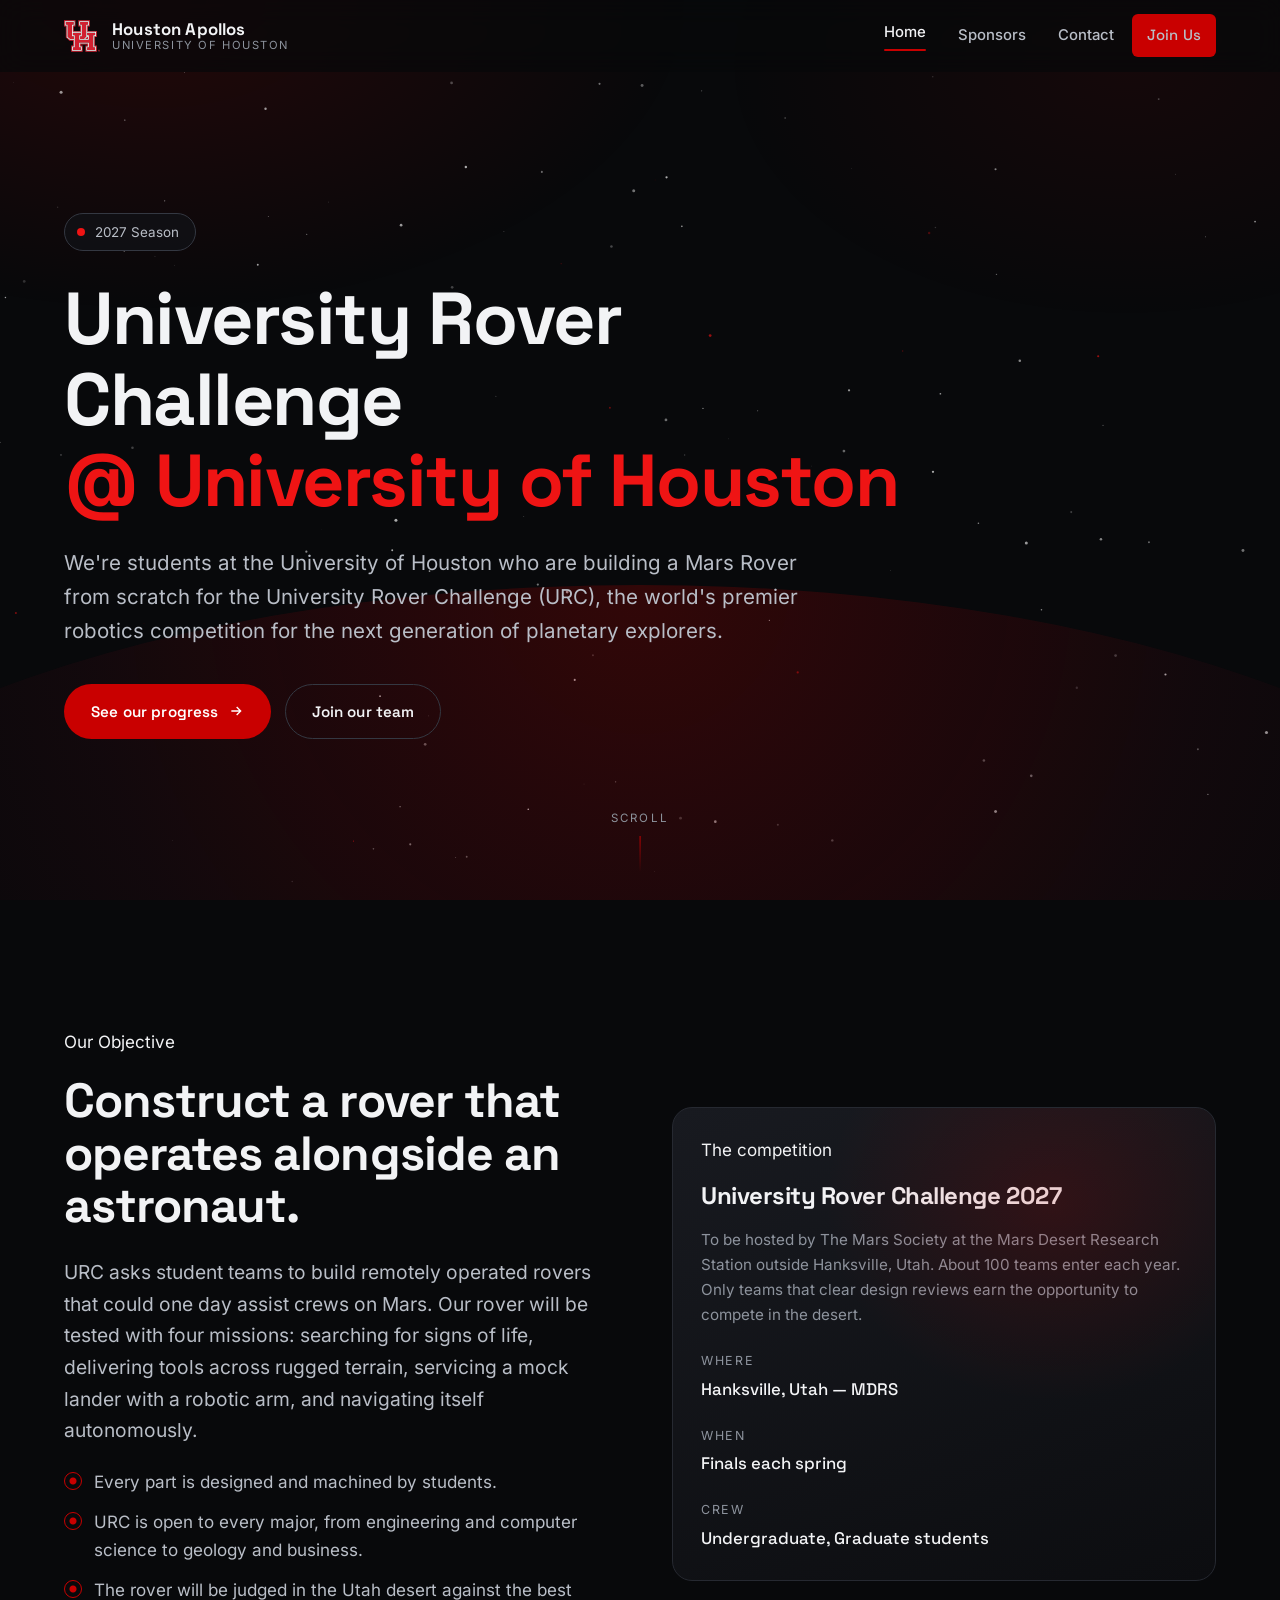
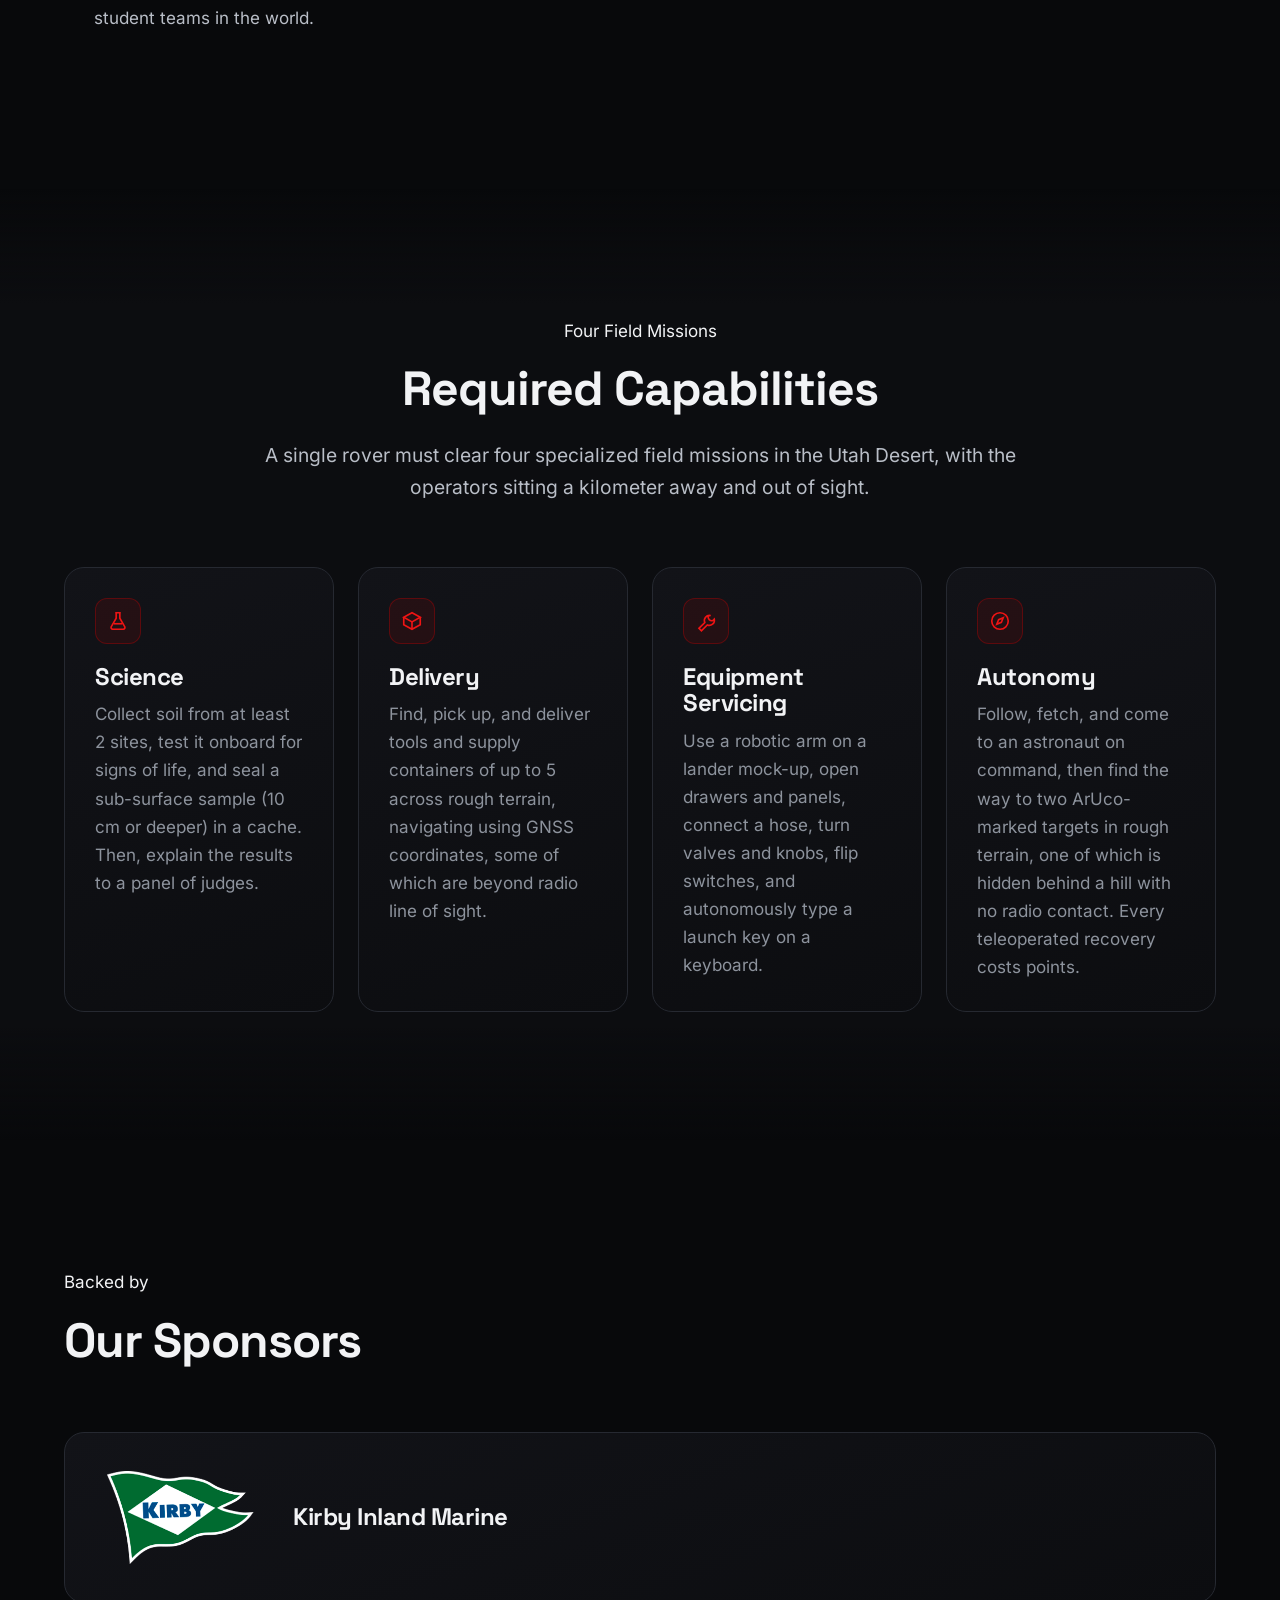
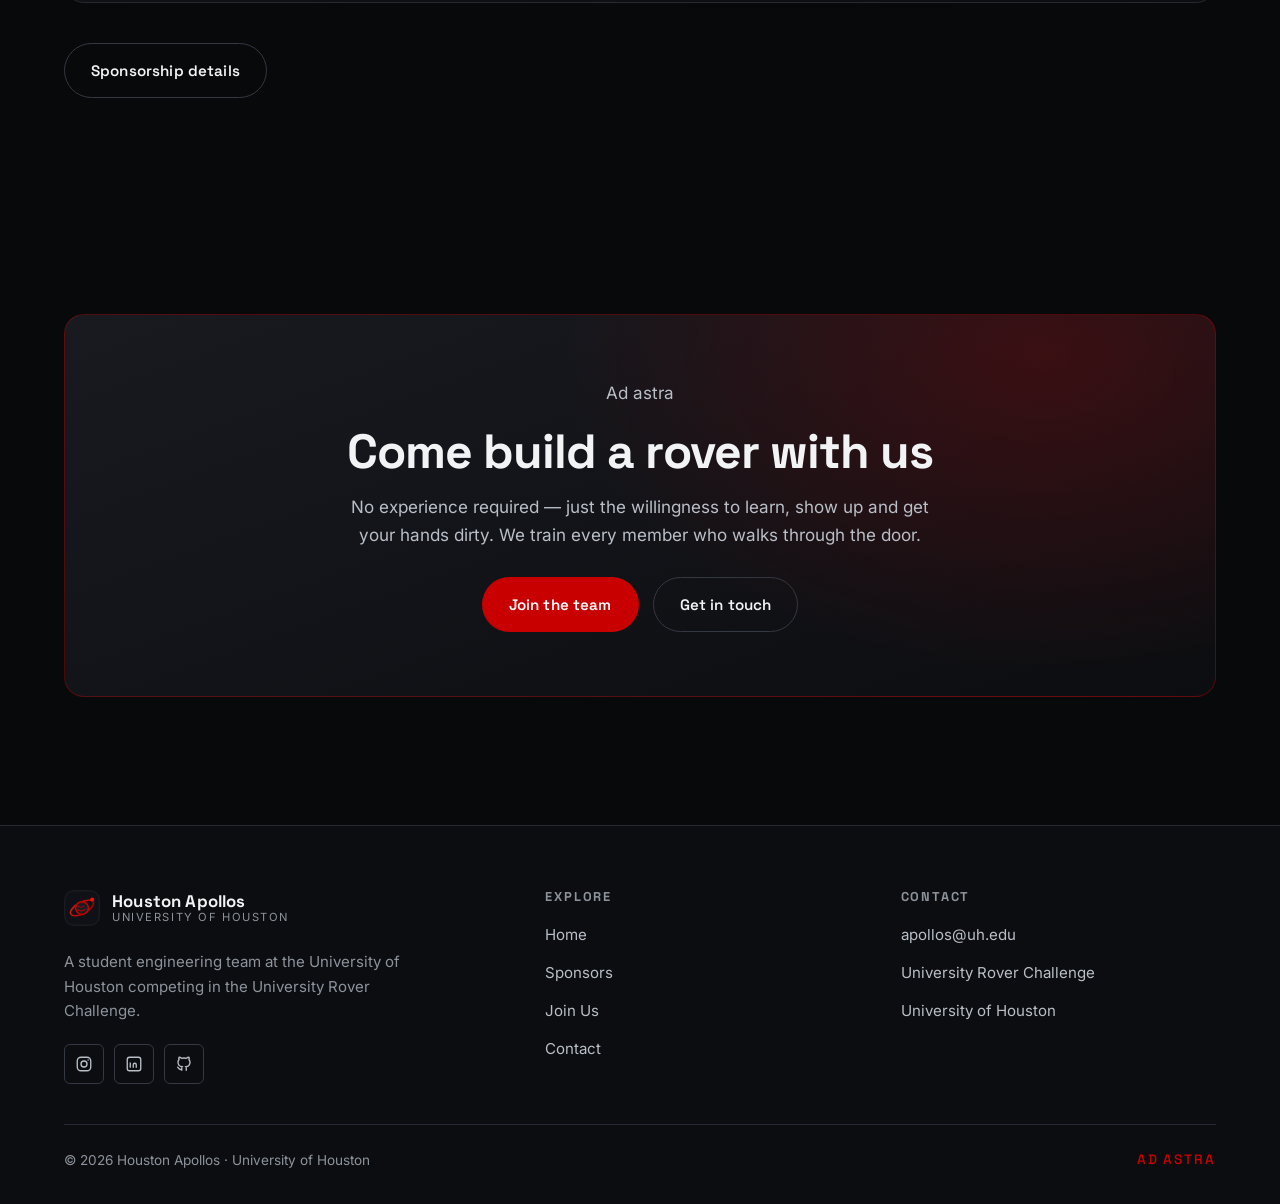
<file: index.html>
<!doctype html>
<html lang="en">
<head>
<meta charset="utf-8">
<meta name="viewport" content="width=device-width, initial-scale=1">
<title>Houston Apollos — University of Houston Mars rover team</title>
<meta name="description" content="The University of Houston's student team building a Mars rover for the University Rover Challenge.">
<meta name="theme-color" content="#08090b">
<link rel="icon" href="assets/img/uh_red.svg" type="image/svg+xml">

<!-- Social preview. EDIT: make og:image absolute once you have a domain. -->
<meta property="og:type" content="website">
<meta property="og:site_name" content="Houston Apollos">
<meta property="og:title" content="Houston Apollos — URC">
<meta property="og:description" content="The University of Houston's student team building a Mars rover for the University Rover Challenge.">
<meta property="og:image" content="assets/img/social-card.png">
<meta property="og:image:width" content="1200">
<meta property="og:image:height" content="630">
<meta name="twitter:card" content="summary_large_image">

<link rel="preload" href="assets/fonts/inter-latin.woff2" as="font" type="font/woff2" crossorigin>
<link rel="preload" href="assets/fonts/space-grotesk-latin.woff2" as="font" type="font/woff2" crossorigin>
<link rel="stylesheet" href="assets/fonts/fonts.css">
<link rel="stylesheet" href="assets/css/style.css">
</head>
<body>
<a class="skip-link" href="#main">Skip to content</a>

<!-- ============ HEADER (keep this block in sync across all pages) ============ -->
<header class="site-header">
  <div class="container">
    <a class="brand" href="index.html">
      <img class="brand__mark" src="assets/img/uh_red.svg" alt="" width="36" height="36">
      <span class="brand__text">
        <span class="brand__name">Houston Apollos</span>
        <span class="brand__sub">University of Houston</span>
      </span>
    </a>
    <button class="nav-toggle" type="button" aria-expanded="false" aria-controls="primary-nav" aria-label="Open menu">
      <span></span>
    </button>
    <nav class="nav" id="primary-nav" aria-label="Primary">
      <a href="index.html" aria-current="page">Home</a>
      <a href="sponsors.html">Sponsors</a>
      <a href="contact.html">Contact</a>
      <a class="btn btn--sm header-cta" href="join.html">Join Us</a>
    </nav>
  </div>
</header>

<main id="main">

  <!-- ============ HERO ============ -->
  <section class="hero">
    <canvas class="hero__stars" aria-hidden="true"></canvas>
    <div class="container">
      <div class="hero__inner">
        <p class="hero__status">
          <span class="pulse" aria-hidden="true"></span>
          <!-- EDIT: current season status -->
          2027 Season
        </p>
        <h1>
          University Rover Challenge
          <span class="accent">@ University of Houston</span>
        </h1>
        <p class="hero__lead">
          We're students at the University of Houston who are building a 
          Mars Rover from scratch for the University Rover Challenge (URC), the world's premier 
          robotics competition for the next generation of planetary explorers.
        </p>
        <div class="btn-row">
          <a class="btn" href="rover.html">
            See our progress
            <svg width="16" height="16" viewBox="0 0 24 24" fill="none" stroke="currentColor" stroke-width="2" aria-hidden="true"><path d="M5 12h14M13 6l6 6-6 6"/></svg>
          </a>
          <a class="btn btn--ghost" href="join.html">Join our team</a>
        </div>
      </div>
    </div>
    <a class="hero__scroll" href="#mission">
      <span>Scroll</span>
      <span class="line" aria-hidden="true"></span>
    </a>
  </section>

  <!-- ============ MISSION ============ -->
  <section class="section" id="mission">
    <div class="container">
      <div class="split">
        <div class="reveal">
          <p class="eyebrow">Our Objective</p>
          <h2>Construct a rover that operates alongside an astronaut.</h2>
          <p class="lead">
            URC asks student teams to build remotely operated rovers that could one day 
            assist crews on Mars. Our rover will be tested with four missions: searching
            for signs of life, delivering tools across rugged terrain, servicing a mock lander
            with a robotic arm, and navigating itself autonomously.
          </p>
          <ul class="checklist">
            <li>Every part is designed and machined by students.</li>
            <li>URC is open to every major, from engineering and computer science to geology and business.</li>
            <li>The rover will be judged in the Utah desert against the best student teams in the world.</li>
          </a>
        </div>

        <div class="split__media reveal" data-delay="1">
          <p class="eyebrow">The competition</p>
          <h3 style="margin-bottom:18px">University Rover Challenge 2027</h3>
          <p class="muted" style="font-size:.95rem">
            To be hosted by The Mars Society at the Mars Desert Research Station outside
            Hanksville, Utah. About 100 teams enter each year. Only teams that
            clear design reviews earn the opportunity to compete in the desert.
          </p>
          <dl class="contact-list" style="margin-top:24px">
            <div>
              <dt class="label">Where</dt>
              <dd class="value" style="margin:0">Hanksville, Utah &mdash; MDRS</dd>
            </div>
            <div>
              <dt class="label">When</dt>
              <dd class="value" style="margin:0">Finals each spring</dd>
            </div>
            <div>
              <dt class="label">Crew</dt>
              <dd class="value" style="margin:0">Undergraduate, Graduate students</dd>
            </div>
          </dl>
        </div>
      </div>
    </div>
  </section>

  <!-- ============ THE FOUR MISSIONS ============ -->
  <section class="section section--alt" id="missions">
    <div class="container">
      <div class="section-head section-head--center">
        <p class="eyebrow">Four Field Missions</p>
        <h2>Required Capabilities</h2>
        <p class="lead" style="margin-inline:auto">
          A single rover must clear four specialized field missions in the Utah
          Desert, with the operators sitting a kilometer away and out of sight.
        </p>
      </div>

      <div class="grid grid--4">
        <article class="card reveal">
          <div class="card__icon" aria-hidden="true">
            <svg viewBox="0 0 24 24" fill="none" stroke="currentColor" stroke-width="1.8"><path d="M9 3h6M10 3v6l-5.5 9.5A2 2 0 0 0 6.2 21h11.6a2 2 0 0 0 1.7-2.5L14 9V3"/><path d="M7.5 15h9"/></svg>
          </div>
          <h3>Science</h3>
          <p class="muted">
            Collect soil from at least 2 sites, test it onboard for signs of life,
            and seal a sub-surface sample (10 cm or deeper) in a cache. Then, explain
            the results to a panel of judges.
          </p>
        </article>

        <article class="card reveal" data-delay="1">
          <div class="card__icon" aria-hidden="true">
            <svg viewBox="0 0 24 24" fill="none" stroke="currentColor" stroke-width="1.8"><path d="M21 8l-9-5-9 5 9 5 9-5z"/><path d="M3 8v8l9 5 9-5V8"/><path d="M12 13v8"/></svg>
          </div>
          <h3>Delivery</h3>
          <p class="muted">
            Find, pick up, and deliver tools and supply containers of up to 5
            across rough terrain, navigating using GNSS coordinates, some of which are
            beyond radio line of sight.
          </p>
        </article>

        <article class="card reveal" data-delay="2">
          <div class="card__icon" aria-hidden="true">
            <svg viewBox="0 0 24 24" fill="none" stroke="currentColor" stroke-width="1.8"><path d="M14.5 6.5a4 4 0 0 0 5 5L21 10a5.5 5.5 0 0 1-7.6 6.3L7 22.7 4.3 20l6.4-6.4A5.5 5.5 0 0 1 17 6l-2.5.5z"/></svg>
          </div>
          <h3>Equipment Servicing</h3>
          <p class="muted">
            Use a robotic arm on a lander mock-up, open drawers and panels, connect a hose,
            turn valves and knobs, flip switches, and autonomously type a launch key on
            a keyboard.
          </p>
        </article>

        <article class="card reveal" data-delay="3">
          <div class="card__icon" aria-hidden="true">
            <svg viewBox="0 0 24 24" fill="none" stroke="currentColor" stroke-width="1.8"><circle cx="12" cy="12" r="9"/><path d="M15.5 8.5l-2 5-5 2 2-5 5-2z"/></svg>
          </div>
          <h3>Autonomy</h3>
          <p class="muted">
            Follow, fetch, and come to an astronaut on command, then find the way to two ArUco-marked
            targets in rough terrain, one of which is hidden behind a hill with no radio contact. 
            Every teleoperated recovery costs points.
          </p>
        </article>
      </div>
    </div>
  </section>

  <!-- ============ SPONSORS ============ -->
  <section class="section" id="sponsors">
    <div class="container">
      <div class="section-head">
        <p class="eyebrow">Backed by</p>
        <h2>Our Sponsors</h2>
      </div>

      <div class="sponsor-wall">
        <article class="sponsor reveal">
          <a class="sponsor__logo" href="https://www.kirbycorp.com/" rel="noopener">
            <!-- EDIT: confirm the URL Kirby would like their logo to link to. -->
            <img src="assets/img/sponsors/kirby-inland-marine.png" alt="Kirby Inland Marine"
                 width="292" height="184" loading="lazy">
          </a>
          <div class="sponsor__body">
            <h3>Kirby Inland Marine</h3>
          </div>
        </article>
      </div>

      <div class="btn-row" style="margin-top:40px">
        <a class="btn btn--ghost" href="sponsors.html">Sponsorship details</a>
      </div>
    </div>
  </section>

  <!-- ============ CTA ============ -->
  <section class="section section--tight">
    <div class="container">
      <div class="cta-band reveal">
        <p class="eyebrow" style="justify-content:center">Ad astra</p>
        <h2>Come build a rover with us</h2>
        <p>
          No experience required &mdash; just the willingness to learn, show up and get your
          hands dirty. We train every member who walks through the door.
        </p>
        <div class="btn-row">
          <a class="btn" href="join.html">Join the team</a>
          <a class="btn btn--ghost" href="contact.html">Get in touch</a>
        </div>
      </div>
    </div>
  </section>

</main>

<!-- ============ FOOTER (keep this block in sync across all pages) ============ -->
<footer class="site-footer">
  <div class="container">
    <div class="footer-grid">
      <div class="footer-about">
        <a class="brand" href="index.html">
          <img class="brand__mark" src="assets/img/logo.svg" alt="" width="36" height="36">
          <span class="brand__text">
            <span class="brand__name">Houston Apollos</span>
            <span class="brand__sub">University of Houston</span>
          </span>
        </a>
        <p>
          A student engineering team at the University of Houston competing in the
          University Rover Challenge.
        </p>
        <!-- EDIT: point these at your real accounts, or delete the ones you don't use. -->
        <div class="socials">
          <a href="#" aria-label="Instagram">
            <svg viewBox="0 0 24 24" fill="none" stroke="currentColor" stroke-width="1.8"><rect x="3" y="3" width="18" height="18" rx="5"/><circle cx="12" cy="12" r="4"/><circle cx="17.5" cy="6.5" r="1" fill="currentColor" stroke="none"/></svg>
          </a>
          <a href="#" aria-label="LinkedIn">
            <svg viewBox="0 0 24 24" fill="none" stroke="currentColor" stroke-width="1.8"><rect x="3" y="3" width="18" height="18" rx="3"/><path d="M7 10v7M7 7v.01M11 17v-4a2 2 0 0 1 4 0v4"/></svg>
          </a>
          <a href="#" aria-label="GitHub">
            <svg viewBox="0 0 24 24" fill="none" stroke="currentColor" stroke-width="1.8"><path d="M9 19c-4 1.5-4-2.5-6-3m12 5v-3.5c0-1 .1-1.4-.5-2 2.8-.3 5.5-1.4 5.5-6a4.6 4.6 0 0 0-1.3-3.2 4.2 4.2 0 0 0-.1-3.2s-1.1-.3-3.5 1.3a12 12 0 0 0-6.2 0C6.5 2.8 5.4 3.1 5.4 3.1a4.2 4.2 0 0 0-.1 3.2A4.6 4.6 0 0 0 4 9.5c0 4.6 2.7 5.7 5.5 6-.6.6-.6 1.2-.5 2V21"/></svg>
          </a>
        </div>
      </div>

      <div>
        <h4>Explore</h4>
        <ul class="footer-links">
          <li><a href="index.html">Home</a></li>
          <li><a href="sponsors.html">Sponsors</a></li>
          <li><a href="join.html">Join Us</a></li>
          <li><a href="contact.html">Contact</a></li>
        </ul>
      </div>

      <div>
        <h4>Contact</h4>
        <ul class="footer-links">
          <!-- EDIT: real email address -->
          <li><a href="mailto:apollos@uh.edu">apollos@uh.edu</a></li>
          <li><a href="https://urc.marssociety.org/" rel="noopener">University Rover Challenge</a></li>
          <li><a href="https://www.uh.edu/" rel="noopener">University of Houston</a></li>
        </ul>
      </div>
    </div>

    <div class="footer-bottom">
      <span>&copy; <span data-year>2026</span> Houston Apollos &middot; University of Houston</span>
      <span class="motto">Ad astra</span>
    </div>
  </div>
</footer>

<script src="assets/js/main.js" defer></script>
</body>
</html>
</file>
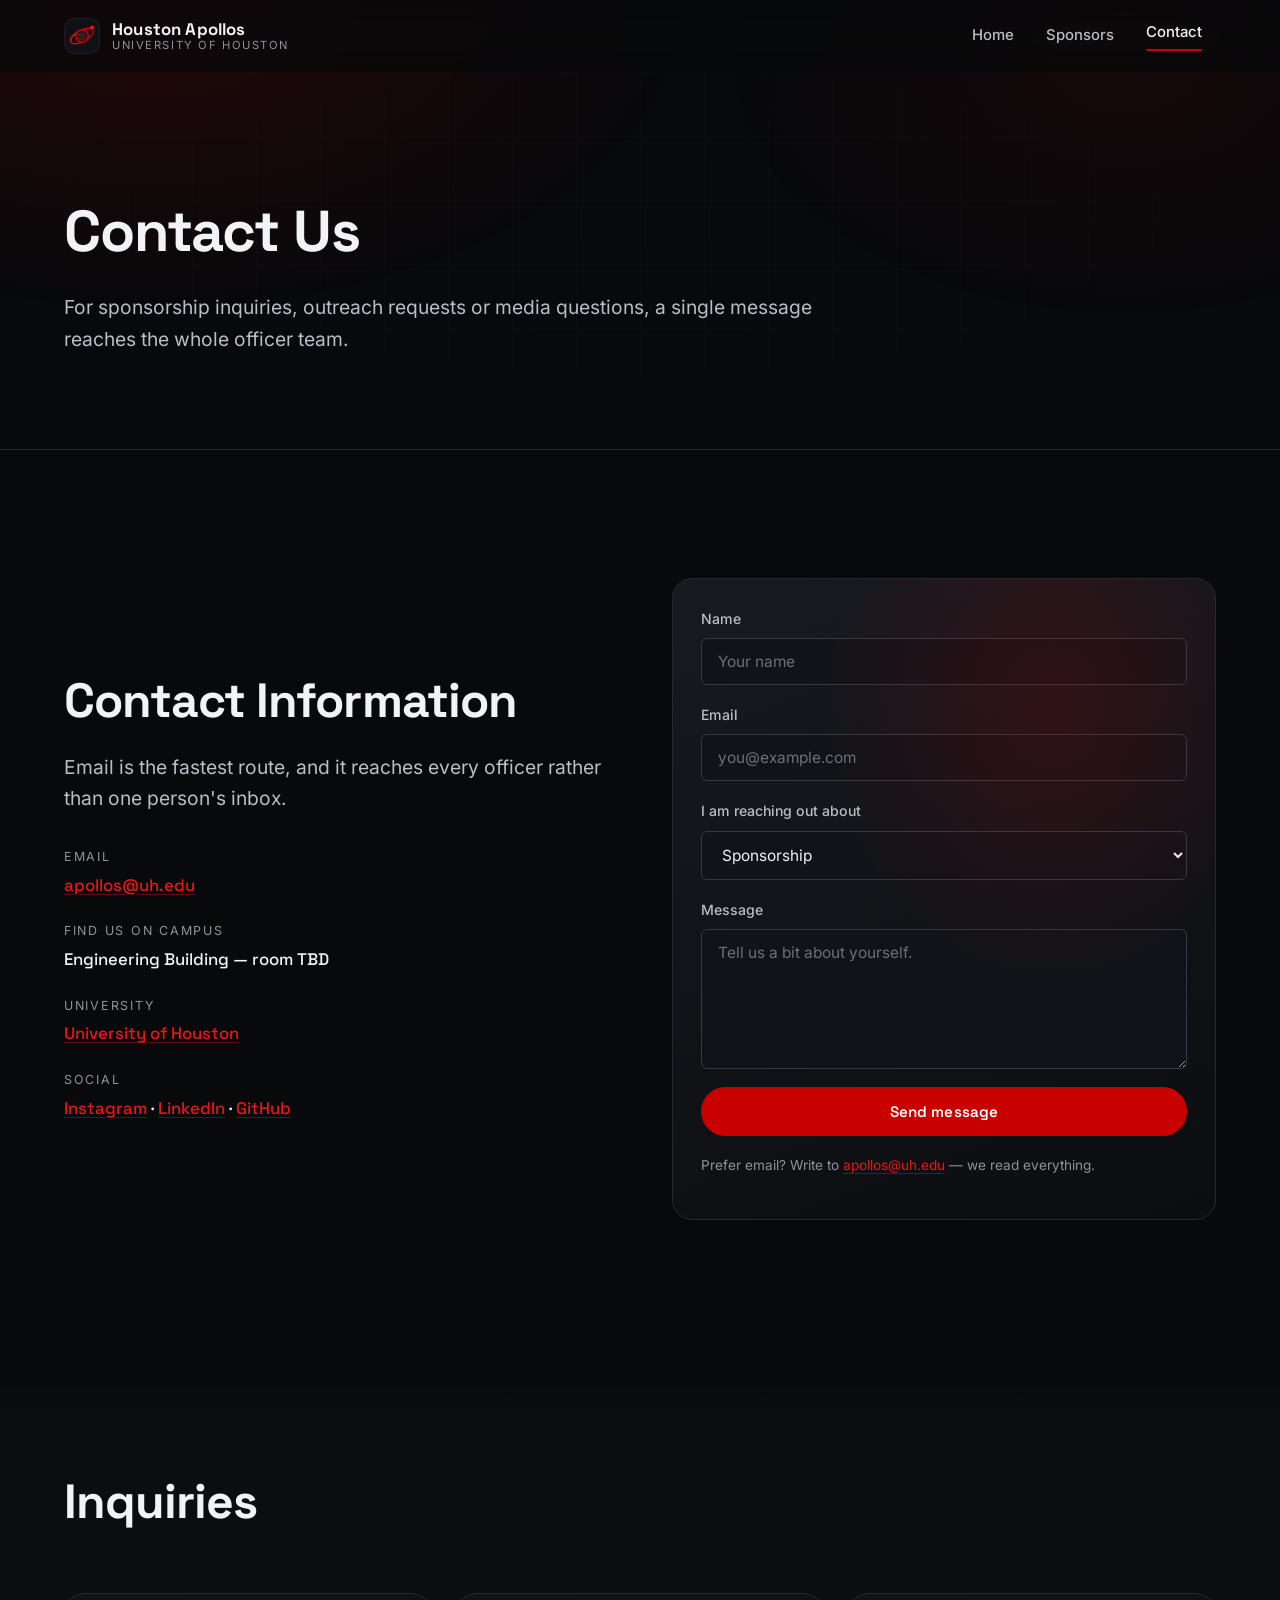
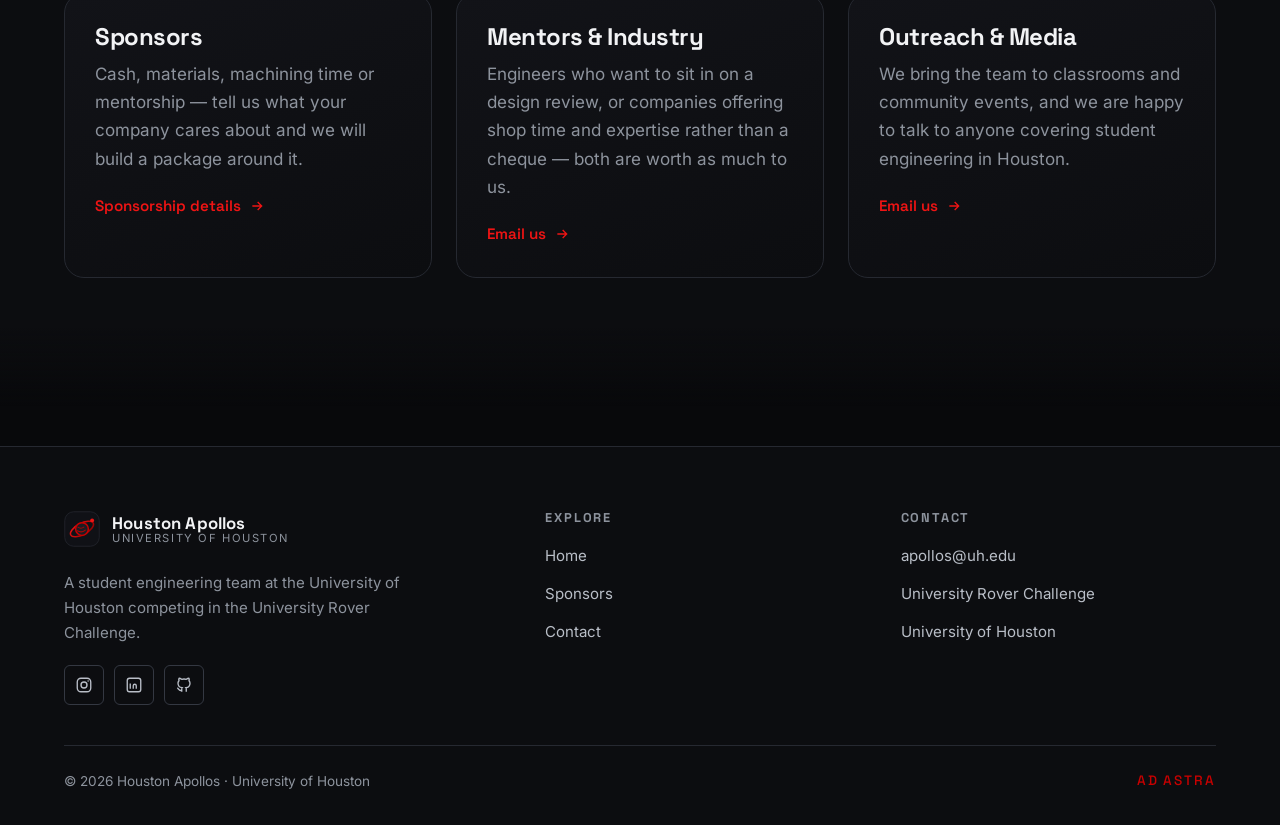
<file: contact.html>
<!doctype html>
<html lang="en">
<head>
<meta charset="utf-8">
<meta name="viewport" content="width=device-width, initial-scale=1">
<title>Contact — Houston Apollos</title>
<meta name="description" content="Get in touch with the Houston Apollos, the University of Houston Mars rover team — for students, sponsors and outreach.">
<meta name="theme-color" content="#08090b">
<link rel="icon" href="assets/img/favicon.svg" type="image/svg+xml">

<!-- Social preview. EDIT: make og:image absolute once you have a domain. -->
<meta property="og:type" content="website">
<meta property="og:site_name" content="Houston Apollos">
<meta property="og:title" content="Houston Apollos — University of Houston Mars rover team">
<meta property="og:description" content="Get in touch with the Houston Apollos, the University of Houston Mars rover team — for students, sponsors and outreach.">
<meta property="og:image" content="assets/img/social-card.png">
<meta property="og:image:width" content="1200">
<meta property="og:image:height" content="630">
<meta name="twitter:card" content="summary_large_image">

<link rel="preload" href="assets/fonts/inter-latin.woff2" as="font" type="font/woff2" crossorigin>
<link rel="preload" href="assets/fonts/space-grotesk-latin.woff2" as="font" type="font/woff2" crossorigin>
<link rel="stylesheet" href="assets/fonts/fonts.css">
<link rel="stylesheet" href="assets/css/style.css">
</head>
<body>
<a class="skip-link" href="#main">Skip to content</a>

<!-- ============ HEADER (keep this block in sync across all pages) ============ -->
<header class="site-header">
  <div class="container">
    <a class="brand" href="index.html">
      <img class="brand__mark" src="assets/img/logo.svg" alt="" width="36" height="36">
      <span class="brand__text">
        <span class="brand__name">Houston Apollos</span>
        <span class="brand__sub">University of Houston</span>
      </span>
    </a>
    <button class="nav-toggle" type="button" aria-expanded="false" aria-controls="primary-nav" aria-label="Open menu">
      <span></span>
    </button>
    <nav class="nav" id="primary-nav" aria-label="Primary">
      <a href="index.html">Home</a>
      <a href="sponsors.html">Sponsors</a>
      <a href="contact.html" aria-current="page">Contact</a>
    </nav>
  </div>
</header>

<main id="main">

  <section class="page-hero">
    <div class="container">
      <h1>Contact Us</h1>
      <p class="lead">
        For sponsorship inquiries, outreach requests or media questions, a single message
        reaches the whole officer team.
      </p>
    </div>
  </section>

  <section class="section">
    <div class="container">
      <div class="split">
        <div class="reveal">
          <h2>Contact Information</h2>
          <p class="lead">
            Email is the fastest route, and it reaches every officer rather than one
            person's inbox.
          </p>

          <!-- EDIT: real email address, campus location and social handles. -->
          <dl class="contact-list" style="margin-top:32px">
            <div>
              <dt class="label">Email</dt>
              <dd class="value" style="margin:0"><a href="mailto:apollos@uh.edu">apollos@uh.edu</a></dd>
            </div>
            <div>
              <dt class="label">Find us on campus</dt>
              <dd class="value" style="margin:0">Engineering Building &mdash; room TBD</dd>
            </div>
            <div>
              <dt class="label">University</dt>
              <dd class="value" style="margin:0">
                <a href="https://www.uh.edu/" rel="noopener">University of Houston</a>
              </dd>
            </div>
            <div>
              <dt class="label">Social</dt>
              <dd class="value" style="margin:0">
                <a href="#">Instagram</a> &middot; <a href="#">LinkedIn</a> &middot; <a href="#">GitHub</a>
              </dd>
            </div>
          </dl>
        </div>

        <div class="split__media reveal" data-delay="1">
          <!--
            EDIT: this form needs a backend to actually send mail. Two easy options:
              1. Formspree — create a form at formspree.io and paste your endpoint in `action`.
              2. Google Forms — delete this <form> and embed your form's iframe instead.
            Until then the email address above is the working path.
          -->
          <form class="form" action="https://formspree.io/f/YOUR_FORM_ID" method="post">
            <div class="field">
              <label for="name">Name</label>
              <input id="name" name="name" type="text" autocomplete="name" placeholder="Your name" required>
            </div>
            <div class="field">
              <label for="email">Email</label>
              <input id="email" name="email" type="email" autocomplete="email" placeholder="you@example.com" required>
            </div>
            <div class="field">
              <label for="topic">I am reaching out about</label>
              <select id="topic" name="topic">
                <option>Sponsorship</option>
                <option>Outreach or a demo</option>
                <option>Press</option>
                <option>Something else</option>
              </select>
            </div>
            <div class="field">
              <label for="message">Message</label>
              <textarea id="message" name="message" placeholder="Tell us a bit about yourself." required></textarea>
            </div>
            <button class="btn" type="submit">Send message</button>
            <p class="form__note">
              Prefer email? Write to
              <a href="mailto:apollos@uh.edu">apollos@uh.edu</a> &mdash; we read everything.
            </p>
          </form>
        </div>
      </div>
    </div>
  </section>

  <!-- ============ ROUTES ============ -->
  <section class="section section--alt" id="routes">
    <div class="container">
      <div class="section-head">
        <h2>Inquiries</h2>
      </div>
      <div class="grid grid--3">
        <article class="card reveal">
          <h3>Sponsors</h3>
          <p class="muted">
            Cash, materials, machining time or mentorship &mdash; tell us what your company
            cares about and we will build a package around it.
          </p>
          <p style="margin:18px 0 0"><a class="arrow-link" href="sponsors.html">Sponsorship details
            <svg width="16" height="16" viewBox="0 0 24 24" fill="none" stroke="currentColor" stroke-width="2" aria-hidden="true"><path d="M5 12h14M13 6l6 6-6 6"/></svg>
          </a></p>
        </article>
        <article class="card reveal" data-delay="1">
          <h3>Mentors &amp; Industry</h3>
          <p class="muted">
            Engineers who want to sit in on a design review, or companies offering shop
            time and expertise rather than a cheque &mdash; both are worth as much to us.
          </p>
          <p style="margin:18px 0 0"><a class="arrow-link" href="mailto:apollos@uh.edu">Email us
            <svg width="16" height="16" viewBox="0 0 24 24" fill="none" stroke="currentColor" stroke-width="2" aria-hidden="true"><path d="M5 12h14M13 6l6 6-6 6"/></svg>
          </a></p>
        </article>
        <article class="card reveal" data-delay="2">
          <h3>Outreach &amp; Media</h3>
          <p class="muted">
            We bring the team to classrooms and community events, and we are happy to talk
            to anyone covering student engineering in Houston.
          </p>
          <p style="margin:18px 0 0"><a class="arrow-link" href="mailto:apollos@uh.edu">Email us
            <svg width="16" height="16" viewBox="0 0 24 24" fill="none" stroke="currentColor" stroke-width="2" aria-hidden="true"><path d="M5 12h14M13 6l6 6-6 6"/></svg>
          </a></p>
        </article>
      </div>
    </div>
  </section>

</main>

<!-- ============ FOOTER (keep this block in sync across all pages) ============ -->
<footer class="site-footer">
  <div class="container">
    <div class="footer-grid">
      <div class="footer-about">
        <a class="brand" href="index.html">
          <img class="brand__mark" src="assets/img/logo.svg" alt="" width="36" height="36">
          <span class="brand__text">
            <span class="brand__name">Houston Apollos</span>
            <span class="brand__sub">University of Houston</span>
          </span>
        </a>
        <p>
          A student engineering team at the University of Houston competing in the
          University Rover Challenge.
        </p>
        <!-- EDIT: point these at your real accounts, or delete the ones you don't use. -->
        <div class="socials">
          <a href="#" aria-label="Instagram">
            <svg viewBox="0 0 24 24" fill="none" stroke="currentColor" stroke-width="1.8"><rect x="3" y="3" width="18" height="18" rx="5"/><circle cx="12" cy="12" r="4"/><circle cx="17.5" cy="6.5" r="1" fill="currentColor" stroke="none"/></svg>
          </a>
          <a href="#" aria-label="LinkedIn">
            <svg viewBox="0 0 24 24" fill="none" stroke="currentColor" stroke-width="1.8"><rect x="3" y="3" width="18" height="18" rx="3"/><path d="M7 10v7M7 7v.01M11 17v-4a2 2 0 0 1 4 0v4"/></svg>
          </a>
          <a href="#" aria-label="GitHub">
            <svg viewBox="0 0 24 24" fill="none" stroke="currentColor" stroke-width="1.8"><path d="M9 19c-4 1.5-4-2.5-6-3m12 5v-3.5c0-1 .1-1.4-.5-2 2.8-.3 5.5-1.4 5.5-6a4.6 4.6 0 0 0-1.3-3.2 4.2 4.2 0 0 0-.1-3.2s-1.1-.3-3.5 1.3a12 12 0 0 0-6.2 0C6.5 2.8 5.4 3.1 5.4 3.1a4.2 4.2 0 0 0-.1 3.2A4.6 4.6 0 0 0 4 9.5c0 4.6 2.7 5.7 5.5 6-.6.6-.6 1.2-.5 2V21"/></svg>
          </a>
        </div>
      </div>

      <div>
        <h4>Explore</h4>
        <ul class="footer-links">
          <li><a href="index.html">Home</a></li>
          <li><a href="sponsors.html">Sponsors</a></li>
          <li><a href="contact.html">Contact</a></li>
        </ul>
      </div>

      <div>
        <h4>Contact</h4>
        <ul class="footer-links">
          <!-- EDIT: real email address -->
          <li><a href="mailto:apollos@uh.edu">apollos@uh.edu</a></li>
          <li><a href="https://urc.marssociety.org/" rel="noopener">University Rover Challenge</a></li>
          <li><a href="https://www.uh.edu/" rel="noopener">University of Houston</a></li>
        </ul>
      </div>
    </div>

    <div class="footer-bottom">
      <span>&copy; <span data-year>2026</span> Houston Apollos &middot; University of Houston</span>
      <span class="motto">Ad astra</span>
    </div>
  </div>
</footer>

<script src="assets/js/main.js" defer></script>
</body>
</html>
</file>
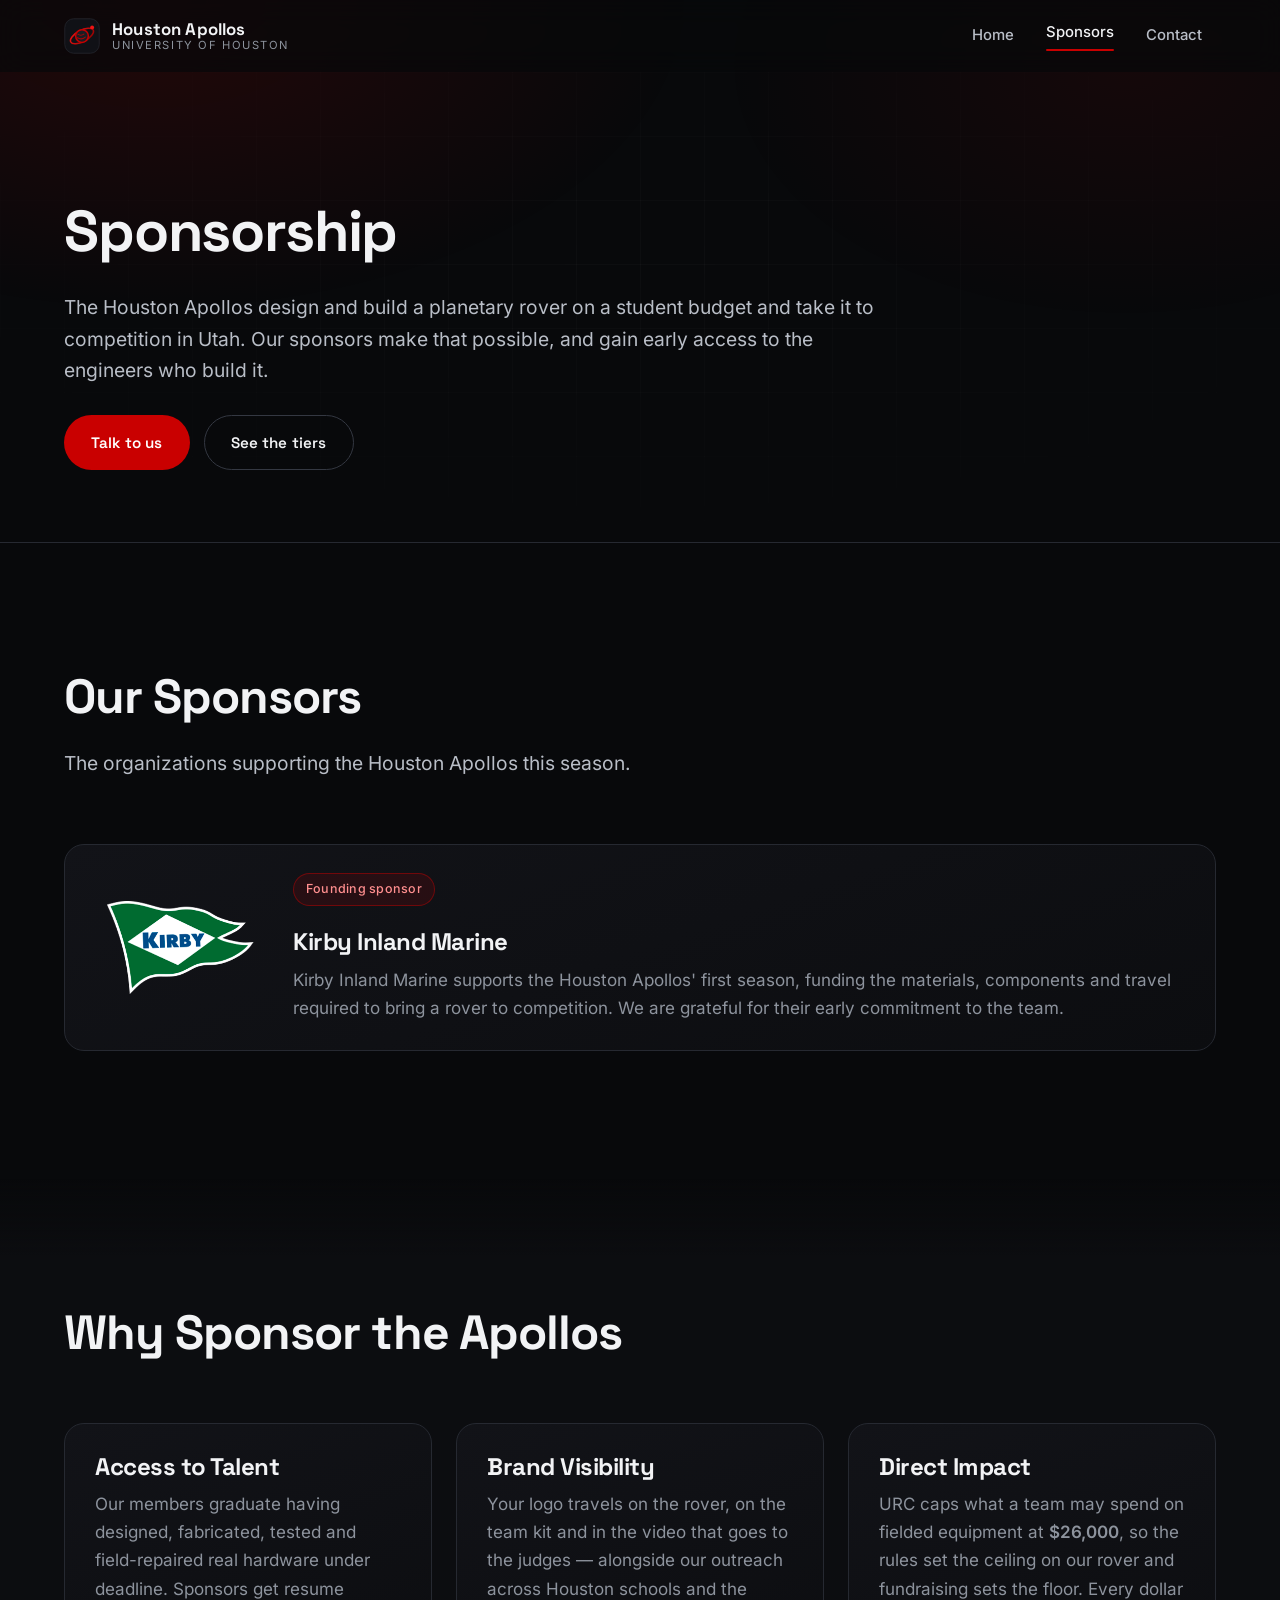
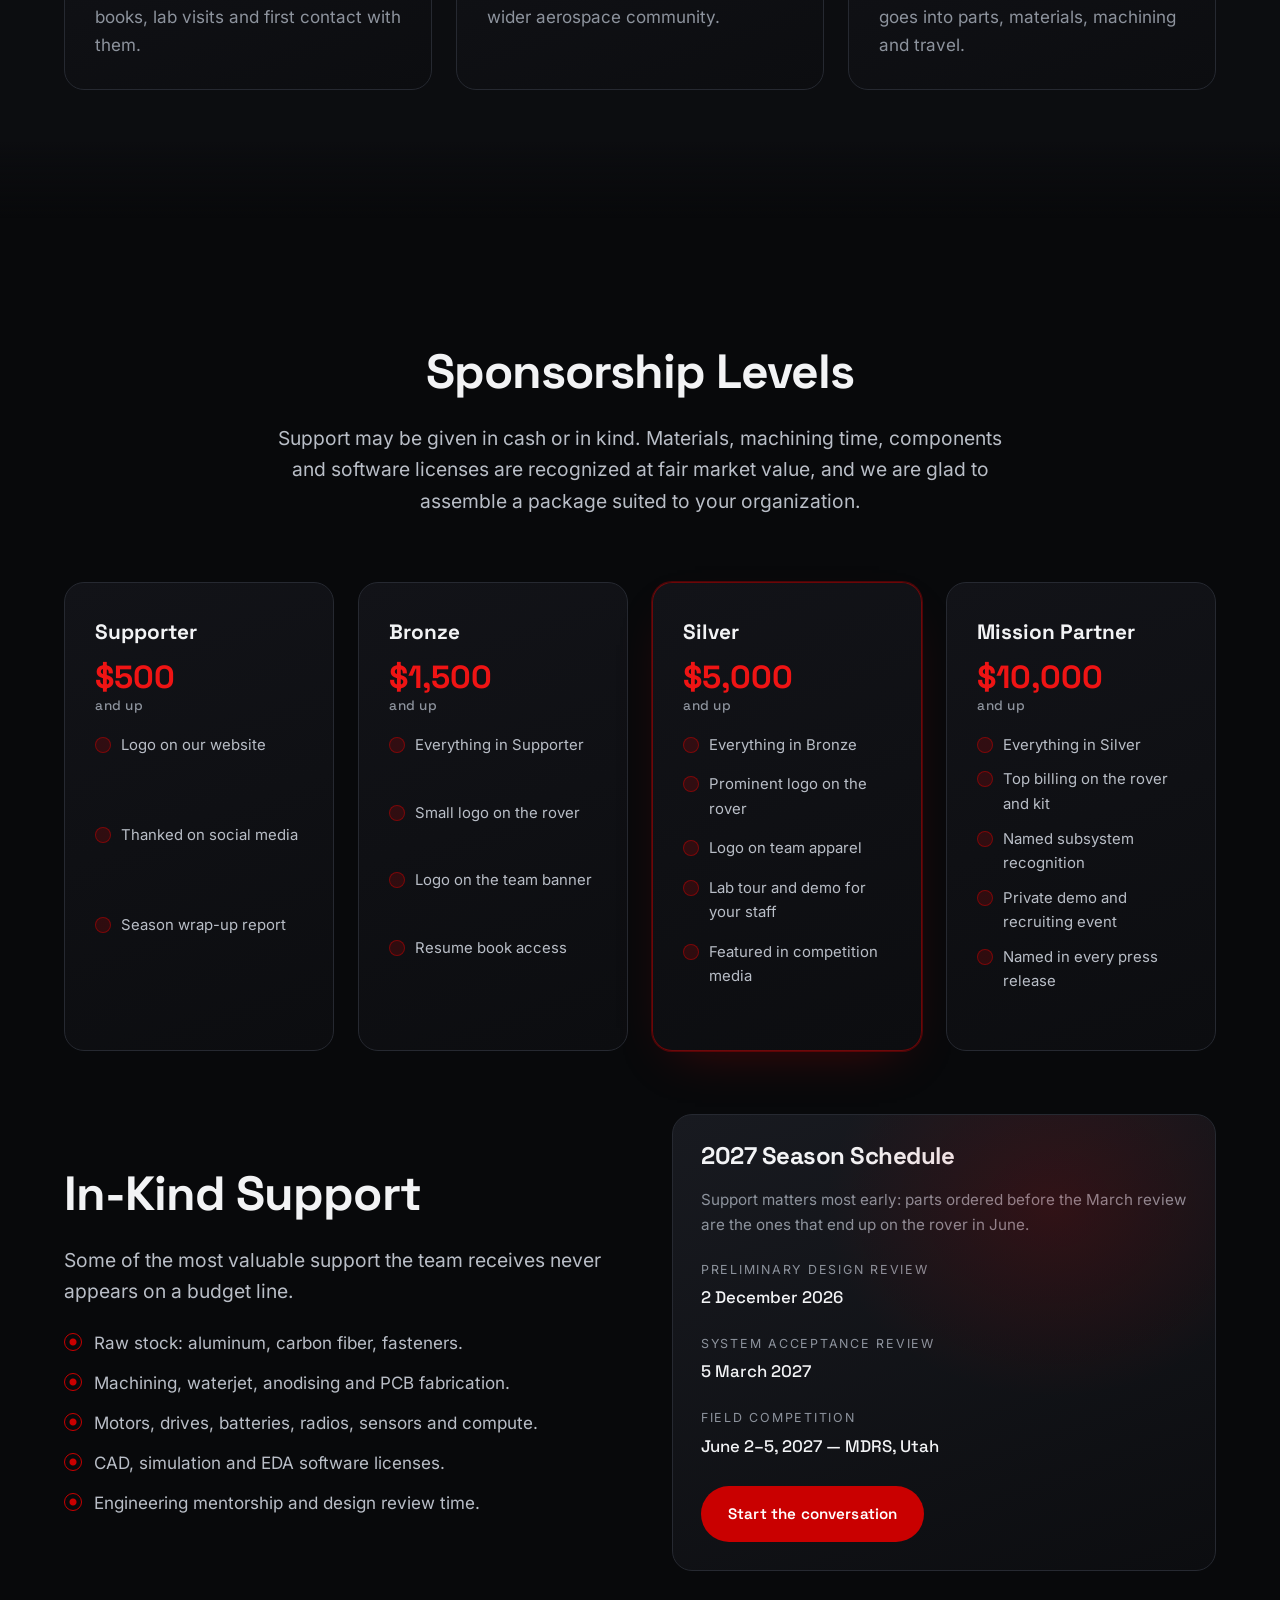
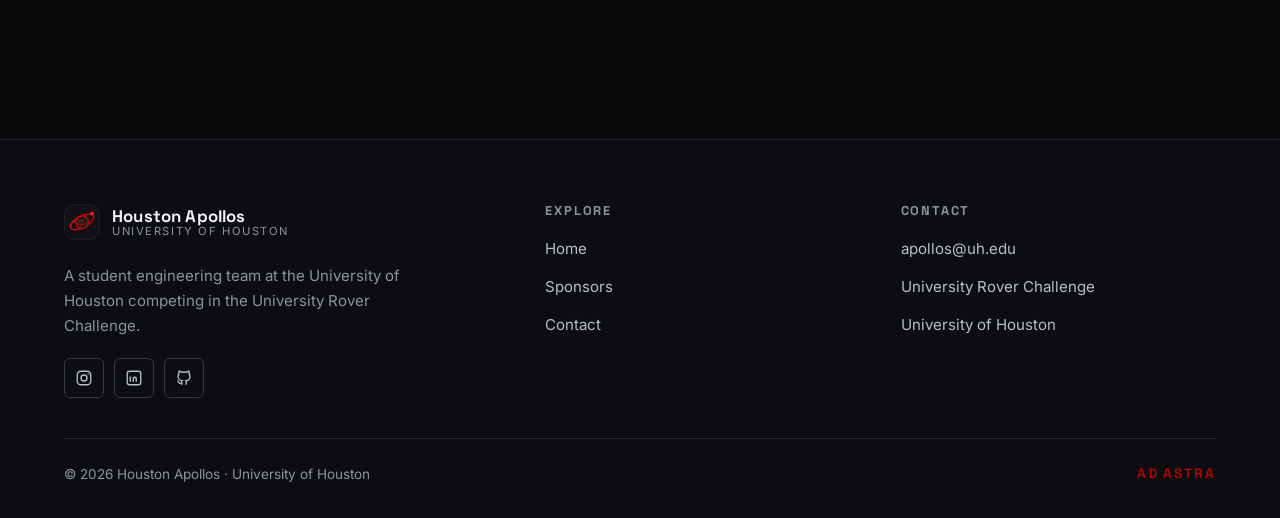
<file: sponsors.html>
<!doctype html>
<html lang="en">
<head>
<meta charset="utf-8">
<meta name="viewport" content="width=device-width, initial-scale=1">
<title>Sponsors — Houston Apollos</title>
<meta name="description" content="Support the University of Houston's Mars rover team. Our sponsors, what support funds, and how to partner with us.">
<meta name="theme-color" content="#08090b">
<link rel="icon" href="assets/img/favicon.svg" type="image/svg+xml">

<!-- Social preview. EDIT: make og:image absolute once you have a domain. -->
<meta property="og:type" content="website">
<meta property="og:site_name" content="Houston Apollos">
<meta property="og:title" content="Houston Apollos — University of Houston Mars rover team">
<meta property="og:description" content="Support the University of Houston's Mars rover team. Our sponsors, what support funds, and how to partner with us.">
<meta property="og:image" content="assets/img/social-card.png">
<meta property="og:image:width" content="1200">
<meta property="og:image:height" content="630">
<meta name="twitter:card" content="summary_large_image">

<link rel="preload" href="assets/fonts/inter-latin.woff2" as="font" type="font/woff2" crossorigin>
<link rel="preload" href="assets/fonts/space-grotesk-latin.woff2" as="font" type="font/woff2" crossorigin>
<link rel="stylesheet" href="assets/fonts/fonts.css">
<link rel="stylesheet" href="assets/css/style.css">
</head>
<body>
<a class="skip-link" href="#main">Skip to content</a>

<!-- ============ HEADER (keep this block in sync across all pages) ============ -->
<header class="site-header">
  <div class="container">
    <a class="brand" href="index.html">
      <img class="brand__mark" src="assets/img/logo.svg" alt="" width="36" height="36">
      <span class="brand__text">
        <span class="brand__name">Houston Apollos</span>
        <span class="brand__sub">University of Houston</span>
      </span>
    </a>
    <button class="nav-toggle" type="button" aria-expanded="false" aria-controls="primary-nav" aria-label="Open menu">
      <span></span>
    </button>
    <nav class="nav" id="primary-nav" aria-label="Primary">
      <a href="index.html">Home</a>
      <a href="sponsors.html" aria-current="page">Sponsors</a>
      <a href="contact.html">Contact</a>
    </nav>
  </div>
</header>

<main id="main">

  <section class="page-hero">
    <div class="container">
      <h1>Sponsorship</h1>
      <p class="lead">
        The Houston Apollos design and build a planetary rover on a student budget and
        take it to competition in Utah. Our sponsors make that possible, and gain early
        access to the engineers who build it.
      </p>
      <div class="btn-row" style="margin-top:28px">
        <a class="btn" href="contact.html">Talk to us</a>
        <a class="btn btn--ghost" href="#tiers">See the tiers</a>
      </div>
    </div>
  </section>

  <!-- ============ CURRENT SPONSORS ============ -->
  <section class="section" id="our-sponsors">
    <div class="container">
      <div class="section-head">
        <h2>Our Sponsors</h2>
        <p class="lead">
          The organizations supporting the Houston Apollos this season.
        </p>
      </div>
      <!-- EDIT: add each new sponsor as another <article class="sponsor"> here. -->
      <div class="sponsor-wall">
        <article class="sponsor reveal">
          <a class="sponsor__logo" href="https://www.kirbycorp.com/" rel="noopener">
            <!-- EDIT: confirm the URL Kirby would like their logo to link to. -->
            <img src="assets/img/sponsors/kirby-inland-marine.png" alt="Kirby Inland Marine"
                 width="292" height="184" loading="lazy">
          </a>
          <div class="sponsor__body">
            <p class="tag tag--scarlet">Founding sponsor</p>
            <h3>Kirby Inland Marine</h3>
            <p class="muted">
              Kirby Inland Marine supports the Houston Apollos' first season, funding the
              materials, components and travel required to bring a rover to competition.
              We are grateful for their early commitment to the team.
            </p>
          </div>
        </article>
      </div>
    </div>
  </section>

  <!-- ============ WHY SPONSOR ============ -->
  <section class="section section--alt" id="why-sponsor">
    <div class="container">
      <div class="section-head">
        <h2>Why Sponsor the Apollos</h2>
      </div>

      <div class="grid grid--3">
        <article class="card reveal">
          <h3>Access to Talent</h3>
          <p class="muted">
            Our members graduate having designed, fabricated, tested and field-repaired
            real hardware under deadline. Sponsors get resume books, lab visits and first
            contact with them.
          </p>
        </article>
        <article class="card reveal" data-delay="1">
          <h3>Brand Visibility</h3>
          <p class="muted">
            Your logo travels on the rover, on the team kit and in the video that goes to
            the judges &mdash; alongside our outreach across Houston schools and the wider
            aerospace community.
          </p>
        </article>
        <article class="card reveal" data-delay="2">
          <h3>Direct Impact</h3>
          <p class="muted">
            URC caps what a team may spend on fielded equipment at <strong>$26,000</strong>,
            so the rules set the ceiling on our rover and fundraising sets the floor. Every
            dollar goes into parts, materials, machining and travel.
          </p>
        </article>
      </div>
    </div>
  </section>

  <!-- ============ TIERS ============ -->
  <section class="section" id="tiers">
    <div class="container">
      <div class="section-head section-head--center">
        <h2>Sponsorship Levels</h2>
        <p class="lead" style="margin-inline:auto">
          Support may be given in cash or in kind. Materials, machining time, components
          and software licenses are recognized at fair market value, and we are glad to
          assemble a package suited to your organization.
        </p>
      </div>

      <!-- EDIT: amounts and benefits are placeholders. Set them with your officers
           and your university's development office before publishing. -->
      <div class="grid grid--4">
        <article class="tier reveal">
          <p class="tier__name">Supporter</p>
          <p class="tier__amount">$500<small>and up</small></p>
          <ul>
            <li>Logo on our website</li>
            <li>Thanked on social media</li>
            <li>Season wrap-up report</li>
          </ul>
        </article>

        <article class="tier reveal" data-delay="1">
          <p class="tier__name">Bronze</p>
          <p class="tier__amount">$1,500<small>and up</small></p>
          <ul>
            <li>Everything in Supporter</li>
            <li>Small logo on the rover</li>
            <li>Logo on the team banner</li>
            <li>Resume book access</li>
          </ul>
        </article>

        <article class="tier reveal tier--featured" data-delay="2">
          <p class="tier__name">Silver</p>
          <p class="tier__amount">$5,000<small>and up</small></p>
          <ul>
            <li>Everything in Bronze</li>
            <li>Prominent logo on the rover</li>
            <li>Logo on team apparel</li>
            <li>Lab tour and demo for your staff</li>
            <li>Featured in competition media</li>
          </ul>
        </article>

        <article class="tier reveal" data-delay="3">
          <p class="tier__name">Mission Partner</p>
          <p class="tier__amount">$10,000<small>and up</small></p>
          <ul>
            <li>Everything in Silver</li>
            <li>Top billing on the rover and kit</li>
            <li>Named subsystem recognition</li>
            <li>Private demo and recruiting event</li>
            <li>Named in every press release</li>
          </ul>
        </article>
      </div>

      <div class="split" style="margin-top:64px">
        <div class="reveal">
          <h2>In-Kind Support</h2>
          <p class="lead">
            Some of the most valuable support the team receives never appears on a budget
            line.
          </p>
          <ul class="checklist" style="margin-bottom:0">
            <li>Raw stock: aluminum, carbon fiber, fasteners.</li>
            <li>Machining, waterjet, anodising and PCB fabrication.</li>
            <li>Motors, drives, batteries, radios, sensors and compute.</li>
            <li>CAD, simulation and EDA software licenses.</li>
            <li>Engineering mentorship and design review time.</li>
          </ul>
        </div>
        <div class="split__media reveal" data-delay="1">
          <h3 style="margin-bottom:18px">2027 Season Schedule</h3>
          <p class="muted" style="font-size:.95rem">
            Support matters most early: parts ordered before the March review are the ones
            that end up on the rover in June.
          </p>
          <dl class="contact-list" style="margin-top:22px">
            <div>
              <dt class="label">Preliminary Design Review</dt>
              <dd class="value" style="margin:0">2 December 2026</dd>
            </div>
            <div>
              <dt class="label">System Acceptance Review</dt>
              <dd class="value" style="margin:0">5 March 2027</dd>
            </div>
            <div>
              <dt class="label">Field competition</dt>
              <dd class="value" style="margin:0">June 2&ndash;5, 2027 &mdash; MDRS, Utah</dd>
            </div>
          </dl>
          <p style="margin:26px 0 0">
            <a class="btn" href="contact.html">Start the conversation</a>
          </p>
        </div>
      </div>
    </div>
  </section>

</main>

<!-- ============ FOOTER (keep this block in sync across all pages) ============ -->
<footer class="site-footer">
  <div class="container">
    <div class="footer-grid">
      <div class="footer-about">
        <a class="brand" href="index.html">
          <img class="brand__mark" src="assets/img/logo.svg" alt="" width="36" height="36">
          <span class="brand__text">
            <span class="brand__name">Houston Apollos</span>
            <span class="brand__sub">University of Houston</span>
          </span>
        </a>
        <p>
          A student engineering team at the University of Houston competing in the
          University Rover Challenge.
        </p>
        <!-- EDIT: point these at your real accounts, or delete the ones you don't use. -->
        <div class="socials">
          <a href="#" aria-label="Instagram">
            <svg viewBox="0 0 24 24" fill="none" stroke="currentColor" stroke-width="1.8"><rect x="3" y="3" width="18" height="18" rx="5"/><circle cx="12" cy="12" r="4"/><circle cx="17.5" cy="6.5" r="1" fill="currentColor" stroke="none"/></svg>
          </a>
          <a href="#" aria-label="LinkedIn">
            <svg viewBox="0 0 24 24" fill="none" stroke="currentColor" stroke-width="1.8"><rect x="3" y="3" width="18" height="18" rx="3"/><path d="M7 10v7M7 7v.01M11 17v-4a2 2 0 0 1 4 0v4"/></svg>
          </a>
          <a href="#" aria-label="GitHub">
            <svg viewBox="0 0 24 24" fill="none" stroke="currentColor" stroke-width="1.8"><path d="M9 19c-4 1.5-4-2.5-6-3m12 5v-3.5c0-1 .1-1.4-.5-2 2.8-.3 5.5-1.4 5.5-6a4.6 4.6 0 0 0-1.3-3.2 4.2 4.2 0 0 0-.1-3.2s-1.1-.3-3.5 1.3a12 12 0 0 0-6.2 0C6.5 2.8 5.4 3.1 5.4 3.1a4.2 4.2 0 0 0-.1 3.2A4.6 4.6 0 0 0 4 9.5c0 4.6 2.7 5.7 5.5 6-.6.6-.6 1.2-.5 2V21"/></svg>
          </a>
        </div>
      </div>

      <div>
        <h4>Explore</h4>
        <ul class="footer-links">
          <li><a href="index.html">Home</a></li>
          <li><a href="sponsors.html">Sponsors</a></li>
          <li><a href="contact.html">Contact</a></li>
        </ul>
      </div>

      <div>
        <h4>Contact</h4>
        <ul class="footer-links">
          <!-- EDIT: real email address -->
          <li><a href="mailto:apollos@uh.edu">apollos@uh.edu</a></li>
          <li><a href="https://urc.marssociety.org/" rel="noopener">University Rover Challenge</a></li>
          <li><a href="https://www.uh.edu/" rel="noopener">University of Houston</a></li>
        </ul>
      </div>
    </div>

    <div class="footer-bottom">
      <span>&copy; <span data-year>2026</span> Houston Apollos &middot; University of Houston</span>
      <span class="motto">Ad astra</span>
    </div>
  </div>
</footer>

<script src="assets/js/main.js" defer></script>
</body>
</html>
</file>
<file: assets/fonts/fonts.css>
/* Self-hosted webfonts.

   No third-party CDN: the site renders identically on a locked-down campus
   network, and loading type no longer tells another server who is reading
   the page.

   Both families are variable fonts, so one file covers every weight we use
   — hence the ranges below rather than a file per weight. The latin-ext
   faces are only fetched if a visitor hits a character in that range, so
   English pages download just the two latin files (~70 KB total).

   Inter — SIL Open Font License 1.1 — https://github.com/rsms/inter
   Space Grotesk — SIL Open Font License 1.1 — https://github.com/floriankarsten/space-grotesk

   To refresh: see "Fonts" in README.md
*/

@font-face {
  font-family: 'Inter';
  font-style: normal;
  font-weight: 400 600;   /* variable weight axis */
  font-display: swap;
  src: url('inter-latin-ext.woff2') format('woff2');
  unicode-range: U+0100-02BA, U+02BD-02C5, U+02C7-02CC, U+02CE-02D7, U+02DD-02FF, U+0304, U+0308, U+0329, U+1D00-1DBF, U+1E00-1E9F, U+1EF2-1EFF, U+2020, U+20A0-20AB, U+20AD-20C0, U+2113, U+2C60-2C7F, U+A720-A7FF;
}

@font-face {
  font-family: 'Inter';
  font-style: normal;
  font-weight: 400 600;   /* variable weight axis */
  font-display: swap;
  src: url('inter-latin.woff2') format('woff2');
  unicode-range: U+0000-00FF, U+0131, U+0152-0153, U+02BB-02BC, U+02C6, U+02DA, U+02DC, U+0304, U+0308, U+0329, U+2000-206F, U+20AC, U+2122, U+2191, U+2193, U+2212, U+2215, U+FEFF, U+FFFD;
}

@font-face {
  font-family: 'Space Grotesk';
  font-style: normal;
  font-weight: 500 700;   /* variable weight axis */
  font-display: swap;
  src: url('space-grotesk-latin-ext.woff2') format('woff2');
  unicode-range: U+0100-02BA, U+02BD-02C5, U+02C7-02CC, U+02CE-02D7, U+02DD-02FF, U+0304, U+0308, U+0329, U+1D00-1DBF, U+1E00-1E9F, U+1EF2-1EFF, U+2020, U+20A0-20AB, U+20AD-20C0, U+2113, U+2C60-2C7F, U+A720-A7FF;
}

@font-face {
  font-family: 'Space Grotesk';
  font-style: normal;
  font-weight: 500 700;   /* variable weight axis */
  font-display: swap;
  src: url('space-grotesk-latin.woff2') format('woff2');
  unicode-range: U+0000-00FF, U+0131, U+0152-0153, U+02BB-02BC, U+02C6, U+02DA, U+02DC, U+0304, U+0308, U+0329, U+2000-206F, U+20AC, U+2122, U+2191, U+2193, U+2212, U+2215, U+FEFF, U+FFFD;
}
</file>
<file: assets/css/style.css>
/* ==========================================================================
   Houston Apollos — University of Houston
   Global stylesheet. No build step, no dependencies.

   Contents
   01. Tokens & reset
   02. Typography & layout primitives
   03. Buttons, tags, links
   04. Header / navigation
   05. Hero
   06. Sections & cards
   07. Sponsors
   08. Contact (form, details)
   09. Footer
   10. Motion & responsive
   ========================================================================== */

/* 01. Tokens & reset ------------------------------------------------------ */

:root {
  /* Brand red. Note: UH's official scarlet is #C8102E — this is a punchier,
     purer red chosen for the site. Put the official value back here if you
     ever need to match university brand collateral exactly; everything else
     on the site follows this one token. */
  --scarlet: #c90000;
  --scarlet-bright: #ef1414;
  --scarlet-deep: #8e0000;
  --scarlet-glow: rgba(201, 0, 0, 0.35);

  /* Neutrals */
  --black: #08090b;
  --surface-0: #0c0d10;
  --surface-1: #121318;
  --surface-2: #181a20;
  --surface-3: #1f222a;
  --border: #262931;
  --border-strong: #343842;

  /* Text */
  --text: #f2f3f5;
  --text-dim: #b9bec7;
  --muted: #8d939d;

  /* Type */
  --font-display: "Space Grotesk", "Segoe UI", system-ui, sans-serif;
  --font-body: "Inter", system-ui, -apple-system, "Segoe UI", sans-serif;

  /* Shape & depth */
  --r-sm: 6px;
  --r: 12px;
  --r-lg: 20px;
  --shadow: 0 18px 40px -20px rgba(0, 0, 0, 0.9);
  --shadow-glow: 0 0 0 1px rgba(201, 0, 0, 0.35), 0 20px 50px -25px var(--scarlet-glow);

  /* Layout */
  --container: 1200px;
  --gutter: 24px;
  --header-h: 72px;
}

*,
*::before,
*::after {
  box-sizing: border-box;
}

html {
  scroll-behavior: smooth;
  scroll-padding-top: calc(var(--header-h) + 16px);
  -webkit-text-size-adjust: 100%;
}

body {
  margin: 0;
  background-color: var(--black);
  color: var(--text);
  font-family: var(--font-body);
  font-size: 17px;
  line-height: 1.65;
  -webkit-font-smoothing: antialiased;
  overflow-x: hidden;
}

/* Faint scarlet aurora anchored to the top of every page. */
body::before {
  content: "";
  position: fixed;
  inset: 0 0 auto 0;
  height: 90vh;
  background:
    radial-gradient(60% 55% at 12% 0%, rgba(201, 0, 0, 0.14), transparent 70%),
    radial-gradient(45% 45% at 88% 8%, rgba(201, 0, 0, 0.07), transparent 70%);
  pointer-events: none;
  z-index: 0;
}

img,
svg {
  max-width: 100%;
  display: block;
}

::selection {
  background: var(--scarlet);
  color: #fff;
}

:focus-visible {
  outline: 2px solid var(--scarlet-bright);
  outline-offset: 3px;
  border-radius: 3px;
}

.skip-link {
  position: absolute;
  left: 50%;
  top: -100px;
  transform: translateX(-50%);
  z-index: 200;
  background: var(--scarlet);
  color: #fff;
  padding: 12px 20px;
  border-radius: 0 0 var(--r) var(--r);
  font-weight: 600;
  text-decoration: none;
  transition: top 0.2s ease;
}

.skip-link:focus {
  top: 0;
}

/* 02. Typography & layout primitives -------------------------------------- */

h1,
h2,
h3,
h4 {
  font-family: var(--font-display);
  font-weight: 700;
  line-height: 1.1;
  letter-spacing: -0.02em;
  margin: 0 0 0.5em;
}

h1 {
  font-size: clamp(2.6rem, 7vw, 4.6rem);
}

h2 {
  font-size: clamp(2rem, 4.2vw, 3rem);
}

h3 {
  font-size: clamp(1.25rem, 2vw, 1.5rem);
}

p {
  margin: 0 0 1.1em;
}

a {
  color: var(--scarlet-bright);
  text-decoration-color: rgba(239, 20, 20, 0.4);
  text-underline-offset: 3px;
  transition: color 0.18s ease, text-decoration-color 0.18s ease;
}

a:hover {
  color: #ff4d4d;
  text-decoration-color: currentColor;
}

.container {
  width: 100%;
  max-width: var(--container);
  margin-inline: auto;
  padding-inline: var(--gutter);
  position: relative;
  z-index: 1;
}

.section {
  padding: clamp(72px, 10vw, 128px) 0;
  position: relative;
}

.section--tight {
  padding: clamp(56px, 7vw, 88px) 0;
}

.section--alt {
  background: linear-gradient(180deg, transparent, var(--surface-0) 12%, var(--surface-0) 88%, transparent);
}

.section-head {
  max-width: 760px;
  margin-bottom: clamp(40px, 5vw, 64px);
}

.section-head--center {
  margin-inline: auto;
  text-align: center;
}

.lead {
  font-size: clamp(1.05rem, 1.6vw, 1.2rem);
  color: var(--text-dim);
  max-width: 68ch;
}

.muted {
  color: var(--muted);
}

.grid {
  display: grid;
  gap: 24px;
}

.grid--2 {
  grid-template-columns: repeat(auto-fit, minmax(300px, 1fr));
}

.grid--3 {
  grid-template-columns: repeat(auto-fit, minmax(280px, 1fr));
}

.grid--4 {
  grid-template-columns: repeat(auto-fit, minmax(210px, 1fr));
}

/* 03. Buttons, tags, links ------------------------------------------------ */

.btn {
  --btn-bg: var(--scarlet);
  --btn-fg: #fff;
  display: inline-flex;
  align-items: center;
  justify-content: center;
  gap: 10px;
  padding: 14px 26px;
  border: 1px solid transparent;
  border-radius: 999px;
  background: var(--btn-bg);
  color: var(--btn-fg);
  font-family: var(--font-display);
  font-size: 0.95rem;
  font-weight: 600;
  letter-spacing: 0.01em;
  text-decoration: none;
  cursor: pointer;
  transition: transform 0.18s ease, box-shadow 0.18s ease, background 0.18s ease, border-color 0.18s ease;
}

.btn:hover {
  color: var(--btn-fg);
  transform: translateY(-2px);
  box-shadow: 0 14px 30px -14px var(--scarlet-glow);
}

.btn:active {
  transform: translateY(0);
}

.btn--ghost {
  --btn-bg: transparent;
  --btn-fg: var(--text);
  border-color: var(--border-strong);
}

.btn--ghost:hover {
  border-color: var(--scarlet);
  background: rgba(201, 0, 0, 0.08);
}

.btn--sm {
  padding: 10px 18px;
  font-size: 0.85rem;
}

.btn-row {
  display: flex;
  flex-wrap: wrap;
  gap: 14px;
  align-items: center;
}

.arrow-link {
  display: inline-flex;
  align-items: center;
  gap: 8px;
  font-family: var(--font-display);
  font-weight: 600;
  font-size: 0.95rem;
  text-decoration: none;
}

.arrow-link svg {
  transition: transform 0.18s ease;
}

.arrow-link:hover svg {
  transform: translateX(4px);
}

.tag {
  display: inline-block;
  padding: 5px 12px;
  border: 1px solid var(--border-strong);
  border-radius: 999px;
  background: var(--surface-2);
  color: var(--text-dim);
  font-size: 0.78rem;
  font-weight: 500;
  letter-spacing: 0.02em;
}

.tag--scarlet {
  border-color: rgba(201, 0, 0, 0.45);
  background: rgba(201, 0, 0, 0.12);
  color: #ff8f8f;
}

.tag-row {
  display: flex;
  flex-wrap: wrap;
  gap: 8px;
}

/* 04. Header / navigation ------------------------------------------------- */

.site-header {
  position: sticky;
  top: 0;
  z-index: 100;
  height: var(--header-h);
  display: flex;
  align-items: center;
  background: rgba(8, 9, 11, 0.72);
  backdrop-filter: blur(14px);
  -webkit-backdrop-filter: blur(14px);
  border-bottom: 1px solid transparent;
  transition: border-color 0.25s ease, background 0.25s ease;
}

.site-header.is-scrolled {
  border-bottom-color: var(--border);
  background: rgba(8, 9, 11, 0.92);
}

.site-header .container {
  display: flex;
  align-items: center;
  justify-content: space-between;
  gap: 24px;
}

.brand {
  display: inline-flex;
  align-items: center;
  gap: 12px;
  text-decoration: none;
  color: var(--text);
}

.brand:hover {
  color: var(--text);
}

.brand__mark {
  width: 36px;
  height: 36px;
  flex: none;
}

.brand__text {
  display: flex;
  flex-direction: column;
  line-height: 1.1;
}

.brand__name {
  font-family: var(--font-display);
  font-weight: 700;
  font-size: 1.05rem;
  letter-spacing: 0.01em;
}

.brand__sub {
  font-size: 0.7rem;
  letter-spacing: 0.14em;
  text-transform: uppercase;
  color: var(--muted);
}

.nav {
  display: flex;
  align-items: center;
  gap: 4px;
}

.nav a {
  padding: 8px 14px;
  border-radius: var(--r-sm);
  color: var(--text-dim);
  font-size: 0.93rem;
  font-weight: 500;
  text-decoration: none;
  transition: color 0.18s ease, background 0.18s ease;
}

.nav a:hover {
  color: var(--text);
  background: var(--surface-2);
}

.nav a[aria-current="page"] {
  color: var(--text);
}

.nav a[aria-current="page"]::after {
  content: "";
  display: block;
  height: 2px;
  margin-top: 4px;
  background: var(--scarlet);
  border-radius: 2px;
}

.nav-toggle {
  display: none;
  width: 44px;
  height: 44px;
  padding: 0;
  border: 1px solid var(--border-strong);
  border-radius: var(--r-sm);
  background: var(--surface-1);
  color: var(--text);
  cursor: pointer;
  align-items: center;
  justify-content: center;
}

.nav-toggle span {
  position: relative;
  display: block;
  width: 18px;
  height: 2px;
  background: currentColor;
  transition: background 0.2s ease;
}

.nav-toggle span::before,
.nav-toggle span::after {
  content: "";
  position: absolute;
  left: 0;
  width: 18px;
  height: 2px;
  background: currentColor;
  transition: transform 0.24s ease;
}

.nav-toggle span::before {
  top: -6px;
}

.nav-toggle span::after {
  top: 6px;
}

.nav-toggle[aria-expanded="true"] span {
  background: transparent;
}

.nav-toggle[aria-expanded="true"] span::before {
  transform: translateY(6px) rotate(45deg);
}

.nav-toggle[aria-expanded="true"] span::after {
  transform: translateY(-6px) rotate(-45deg);
}

/* 05. Hero ---------------------------------------------------------------- */

.hero {
  position: relative;
  min-height: calc(100svh - var(--header-h));
  display: flex;
  align-items: center;
  padding: 80px 0 100px;
  overflow: hidden;
}

.hero__stars {
  position: absolute;
  inset: 0;
  width: 100%;
  height: 100%;
  z-index: 0;
  opacity: 0.85;
}

/* Martian horizon glow at the base of the hero. */
.hero::after {
  content: "";
  position: absolute;
  left: 50%;
  bottom: -55vh;
  transform: translateX(-50%);
  width: 150vw;
  height: 90vh;
  border-radius: 50%;
  background: radial-gradient(circle at 50% 0%, rgba(201, 0, 0, 0.22), rgba(140, 10, 31, 0.08) 45%, transparent 70%);
  pointer-events: none;
  z-index: 0;
}

.hero .container {
  z-index: 2;
}

.hero__inner {
  max-width: 900px;
}

.hero__status {
  display: inline-flex;
  align-items: center;
  gap: 10px;
  padding: 7px 16px 7px 12px;
  border: 1px solid var(--border-strong);
  border-radius: 999px;
  background: rgba(18, 19, 24, 0.7);
  font-size: 0.84rem;
  color: var(--text-dim);
  margin-bottom: 28px;
}

.pulse {
  width: 8px;
  height: 8px;
  border-radius: 50%;
  background: var(--scarlet-bright);
  box-shadow: 0 0 0 0 var(--scarlet-glow);
  animation: pulse 2.4s infinite;
  flex: none;
}

@keyframes pulse {
  0% { box-shadow: 0 0 0 0 rgba(239, 20, 20, 0.55); }
  70% { box-shadow: 0 0 0 12px rgba(239, 20, 20, 0); }
  100% { box-shadow: 0 0 0 0 rgba(239, 20, 20, 0); }
}

.hero h1 {
  margin-bottom: 24px;
}

.hero h1 .accent {
  color: var(--scarlet-bright);
  display: block;
}

.hero__lead {
  font-size: clamp(1.05rem, 1.8vw, 1.28rem);
  color: var(--text-dim);
  max-width: 60ch;
  margin-bottom: 36px;
}

.hero__scroll {
  position: absolute;
  left: 50%;
  bottom: 28px;
  transform: translateX(-50%);
  z-index: 2;
  display: inline-flex;
  flex-direction: column;
  align-items: center;
  gap: 8px;
  font-size: 0.72rem;
  letter-spacing: 0.2em;
  text-transform: uppercase;
  color: var(--muted);
  text-decoration: none;
}

.hero__scroll:hover {
  color: var(--text);
}

.hero__scroll .line {
  width: 1px;
  height: 36px;
  background: linear-gradient(to bottom, var(--scarlet), transparent);
  animation: drift 2.2s ease-in-out infinite;
}

@keyframes drift {
  0%, 100% { opacity: 0.35; transform: scaleY(0.7); transform-origin: top; }
  50% { opacity: 1; transform: scaleY(1); transform-origin: top; }
}

/* Page banner for interior pages */
.page-hero {
  position: relative;
  padding: clamp(72px, 10vw, 128px) 0 clamp(48px, 6vw, 72px);
  border-bottom: 1px solid var(--border);
  overflow: hidden;
}

.page-hero::after {
  content: "";
  position: absolute;
  inset: 0;
  background-image:
    linear-gradient(rgba(255, 255, 255, 0.025) 1px, transparent 1px),
    linear-gradient(90deg, rgba(255, 255, 255, 0.025) 1px, transparent 1px);
  background-size: 64px 64px;
  mask-image: radial-gradient(70% 70% at 50% 40%, #000, transparent);
  -webkit-mask-image: radial-gradient(70% 70% at 50% 40%, #000, transparent);
  pointer-events: none;
}

.page-hero .container {
  z-index: 1;
}

.page-hero h1 {
  font-size: clamp(2.2rem, 5.5vw, 3.6rem);
  max-width: 18ch;
}

/* 06. Sections & cards ---------------------------------------------------- */

.card {
  position: relative;
  padding: 30px;
  border: 1px solid var(--border);
  border-radius: var(--r-lg);
  background: linear-gradient(160deg, var(--surface-1), var(--surface-0));
  transition: transform 0.25s ease, border-color 0.25s ease, box-shadow 0.25s ease;
}

.card:hover {
  transform: translateY(-4px);
  border-color: rgba(201, 0, 0, 0.4);
  box-shadow: var(--shadow-glow);
}

.card h3 {
  margin-bottom: 10px;
}

.card p:last-child {
  margin-bottom: 0;
}

.card__icon {
  width: 46px;
  height: 46px;
  display: grid;
  place-items: center;
  margin-bottom: 20px;
  border: 1px solid rgba(201, 0, 0, 0.35);
  border-radius: var(--r);
  background: rgba(201, 0, 0, 0.1);
  color: var(--scarlet-bright);
}

.card__icon svg {
  width: 22px;
  height: 22px;
}

.card__num {
  font-family: var(--font-display);
  font-size: 0.8rem;
  font-weight: 700;
  letter-spacing: 0.16em;
  color: var(--scarlet);
  margin-bottom: 14px;
}

.card--link {
  text-decoration: none;
  color: inherit;
  display: block;
}

.card--link:hover {
  color: inherit;
}

/* Split feature block: text + visual */
.split {
  display: grid;
  grid-template-columns: repeat(auto-fit, minmax(340px, 1fr));
  gap: clamp(32px, 5vw, 64px);
  align-items: center;
}

.split__media {
  position: relative;
  border: 1px solid var(--border);
  border-radius: var(--r-lg);
  background: linear-gradient(160deg, var(--surface-2), var(--surface-0));
  padding: 28px;
  overflow: hidden;
}

.split__media::before {
  content: "";
  position: absolute;
  inset: 0;
  background: radial-gradient(60% 60% at 70% 20%, rgba(201, 0, 0, 0.16), transparent 70%);
  pointer-events: none;
}

.checklist {
  list-style: none;
  margin: 0 0 28px;
  padding: 0;
  display: grid;
  gap: 12px;
}

.checklist li {
  display: flex;
  gap: 12px;
  align-items: flex-start;
  color: var(--text-dim);
}

.checklist li::before {
  content: "";
  flex: none;
  width: 18px;
  height: 18px;
  margin-top: 4px;
  border-radius: 50%;
  border: 1px solid var(--scarlet);
  background:
    radial-gradient(circle, var(--scarlet) 0 3px, transparent 4px);
}

/* Call-to-action banner */
.cta-band {
  position: relative;
  border: 1px solid rgba(201, 0, 0, 0.35);
  border-radius: var(--r-lg);
  padding: clamp(36px, 6vw, 64px);
  background:
    radial-gradient(70% 140% at 85% 10%, rgba(201, 0, 0, 0.22), transparent 60%),
    linear-gradient(160deg, var(--surface-2), var(--surface-0));
  overflow: hidden;
  text-align: center;
}

.cta-band h2 {
  margin-bottom: 14px;
}

.cta-band p {
  color: var(--text-dim);
  max-width: 56ch;
  margin-inline: auto;
}

.cta-band .btn-row {
  justify-content: center;
  margin-top: 28px;
}

/* 07. Sponsors ------------------------------------------------------------ */

/* One sponsor per row at full width, two up once there is room. Built to
   look right with a single logo in it, since that is where every team
   starts. */
.sponsor-wall {
  display: grid;
  gap: 24px;
  grid-template-columns: repeat(auto-fit, minmax(min(100%, 420px), 1fr));
}

.sponsor {
  display: flex;
  align-items: center;
  gap: 28px;
  padding: 28px 32px;
  border: 1px solid var(--border);
  border-radius: var(--r-lg);
  background: linear-gradient(160deg, var(--surface-1), var(--surface-0));
  transition: border-color 0.25s ease, box-shadow 0.25s ease;
}

.sponsor:hover {
  border-color: rgba(201, 0, 0, 0.4);
  box-shadow: var(--shadow-glow);
}

/* Logos keep their own colours; the panel just gives them breathing room. */
.sponsor__logo {
  flex: none;
  display: grid;
  place-items: center;
  width: 168px;
  padding: 10px;
}

.sponsor__logo img {
  width: 100%;
  height: auto;
}

.sponsor__body h3 {
  margin: 10px 0 10px;
}

.sponsor__body p:last-child {
  margin-bottom: 0;
}

@media (max-width: 560px) {
  .sponsor {
    flex-direction: column;
    align-items: flex-start;
    gap: 18px;
  }

  .sponsor__logo {
    width: 150px;
    padding-left: 0;
  }
}

.tier {
  position: relative;
  padding: 32px 30px;
  border: 1px solid var(--border);
  border-radius: var(--r-lg);
  background: linear-gradient(160deg, var(--surface-1), var(--surface-0));
  display: flex;
  flex-direction: column;
}

.tier--featured {
  border-color: rgba(201, 0, 0, 0.5);
  box-shadow: var(--shadow-glow);
}

.tier__badge {
  position: absolute;
  top: -12px;
  left: 30px;
  padding: 4px 12px;
  border-radius: 999px;
  background: var(--scarlet);
  color: #fff;
  font-family: var(--font-display);
  font-size: 0.7rem;
  font-weight: 700;
  letter-spacing: 0.12em;
  text-transform: uppercase;
}

.tier__name {
  font-family: var(--font-display);
  font-size: 1.3rem;
  font-weight: 700;
  margin: 0 0 4px;
}

.tier__amount {
  font-family: var(--font-display);
  font-size: 2rem;
  font-weight: 700;
  color: var(--scarlet-bright);
  line-height: 1;
  margin: 8px 0 20px;
}

.tier__amount small {
  font-size: 0.85rem;
  font-weight: 500;
  color: var(--muted);
  display: block;
  margin-top: 6px;
  letter-spacing: 0.04em;
}

.tier ul {
  list-style: none;
  margin: 0 0 24px;
  padding: 0;
  display: grid;
  gap: 10px;
  flex: 1;
}

.tier li {
  display: flex;
  gap: 10px;
  align-items: flex-start;
  font-size: 0.93rem;
  color: var(--text-dim);
}

.tier li::before {
  content: "";
  flex: none;
  width: 16px;
  height: 16px;
  margin-top: 4px;
  border-radius: 50%;
  background: rgba(201, 0, 0, 0.18);
  border: 1px solid rgba(201, 0, 0, 0.5);
}

/* 08. Contact ------------------------------------------------------------- */

.form {
  display: grid;
  gap: 18px;
}

.field {
  display: grid;
  gap: 8px;
}

.field label {
  font-size: 0.88rem;
  font-weight: 500;
  color: var(--text-dim);
}

.field input,
.field select,
.field textarea {
  width: 100%;
  padding: 13px 16px;
  border: 1px solid var(--border-strong);
  border-radius: var(--r-sm);
  background: var(--surface-1);
  color: var(--text);
  font-family: inherit;
  font-size: 0.96rem;
  transition: border-color 0.18s ease, background 0.18s ease;
}

.field textarea {
  min-height: 140px;
  resize: vertical;
}

.field input:focus,
.field select:focus,
.field textarea:focus {
  border-color: var(--scarlet);
  background: var(--surface-2);
  outline: none;
}

.field input::placeholder,
.field textarea::placeholder {
  color: #6b7079;
}

.form__note {
  font-size: 0.85rem;
  color: var(--muted);
}

.contact-list {
  list-style: none;
  margin: 0;
  padding: 0;
  display: grid;
  gap: 22px;
}

.contact-list dt,
.contact-list .label {
  font-size: 0.78rem;
  letter-spacing: 0.14em;
  text-transform: uppercase;
  color: var(--muted);
  margin-bottom: 4px;
}

.contact-list .value {
  font-family: var(--font-display);
  font-size: 1.05rem;
}

/* 09. Footer -------------------------------------------------------------- */

.site-footer {
  position: relative;
  z-index: 1;
  border-top: 1px solid var(--border);
  background: var(--surface-0);
  padding: 64px 0 32px;
  margin-top: 40px;
}

.footer-grid {
  display: grid;
  grid-template-columns: 1.4fr 1fr 1fr;
  gap: 40px;
  padding-bottom: 40px;
  border-bottom: 1px solid var(--border);
}

.footer-grid h4 {
  font-size: 0.8rem;
  letter-spacing: 0.14em;
  text-transform: uppercase;
  color: var(--muted);
  margin-bottom: 16px;
}

.footer-links {
  list-style: none;
  margin: 0;
  padding: 0;
  display: grid;
  gap: 10px;
}

.footer-links a {
  color: var(--text-dim);
  text-decoration: none;
  font-size: 0.94rem;
}

.footer-links a:hover {
  color: var(--scarlet-bright);
}

.footer-about p {
  color: var(--muted);
  font-size: 0.94rem;
  max-width: 40ch;
  margin: 16px 0 0;
}

.socials {
  display: flex;
  gap: 10px;
  margin-top: 20px;
}

.socials a {
  width: 40px;
  height: 40px;
  display: grid;
  place-items: center;
  border: 1px solid var(--border-strong);
  border-radius: var(--r-sm);
  color: var(--text-dim);
  transition: color 0.18s ease, border-color 0.18s ease, background 0.18s ease;
}

.socials a:hover {
  color: #fff;
  border-color: var(--scarlet);
  background: rgba(201, 0, 0, 0.12);
}

.socials svg {
  width: 18px;
  height: 18px;
}

.footer-bottom {
  display: flex;
  flex-wrap: wrap;
  justify-content: space-between;
  gap: 12px;
  padding-top: 24px;
  font-size: 0.85rem;
  color: var(--muted);
}

.footer-bottom .motto {
  font-family: var(--font-display);
  letter-spacing: 0.14em;
  text-transform: uppercase;
  color: var(--scarlet);
}

/* 10. Motion & responsive -------------------------------------------------- */

.reveal {
  opacity: 0;
  transform: translateY(18px);
  transition: opacity 0.7s cubic-bezier(0.22, 1, 0.36, 1), transform 0.7s cubic-bezier(0.22, 1, 0.36, 1);
  will-change: opacity, transform;
}

.reveal.is-visible {
  opacity: 1;
  transform: none;
}

.reveal[data-delay="1"] { transition-delay: 0.08s; }
.reveal[data-delay="2"] { transition-delay: 0.16s; }
.reveal[data-delay="3"] { transition-delay: 0.24s; }

@media (max-width: 900px) {
  .footer-grid {
    grid-template-columns: 1fr 1fr;
  }

  .footer-about {
    grid-column: 1 / -1;
  }
}

@media (max-width: 760px) {
  :root {
    --gutter: 16px;
  }

  body {
    font-size: 16px;
  }

  .nav-toggle {
    display: inline-flex;
  }

  .nav {
    position: fixed;
    inset: var(--header-h) 0 auto 0;
    flex-direction: column;
    align-items: stretch;
    gap: 2px;
    padding: 16px var(--gutter) 28px;
    /* Fully opaque: the hero sits directly behind the drawer. */
    background: #0a0b0e;
    border-bottom: 1px solid var(--border);
    box-shadow: 0 24px 40px -20px rgba(0, 0, 0, 0.95);
    max-height: calc(100svh - var(--header-h));
    overflow-y: auto;
    transform: translateY(-12px);
    opacity: 0;
    visibility: hidden;
    transition: opacity 0.2s ease, transform 0.2s ease, visibility 0.2s;
  }

  .nav.is-open {
    opacity: 1;
    visibility: visible;
    transform: none;
  }

  .nav a {
    padding: 14px 8px;
    font-size: 1.05rem;
    border-bottom: 1px solid var(--border);
    border-radius: 0;
  }

  .nav a[aria-current="page"]::after {
    display: none;
  }

  .nav a[aria-current="page"] {
    color: var(--scarlet-bright);
  }

  .hero {
    min-height: auto;
    padding: 56px 0 96px;
  }

  .hero__scroll {
    display: none;
  }

  .footer-grid {
    grid-template-columns: 1fr;
    gap: 32px;
  }
}

@media (prefers-reduced-motion: reduce) {
  html {
    scroll-behavior: auto;
  }

  *,
  *::before,
  *::after {
    animation-duration: 0.001ms !important;
    animation-iteration-count: 1 !important;
    transition-duration: 0.001ms !important;
  }

  .reveal {
    opacity: 1;
    transform: none;
  }
}

@media print {
  .site-header,
  .hero__stars,
  .hero__scroll,
  .site-footer .socials {
    display: none !important;
  }

  body {
    background: #fff;
    color: #000;
  }
}
</file>
